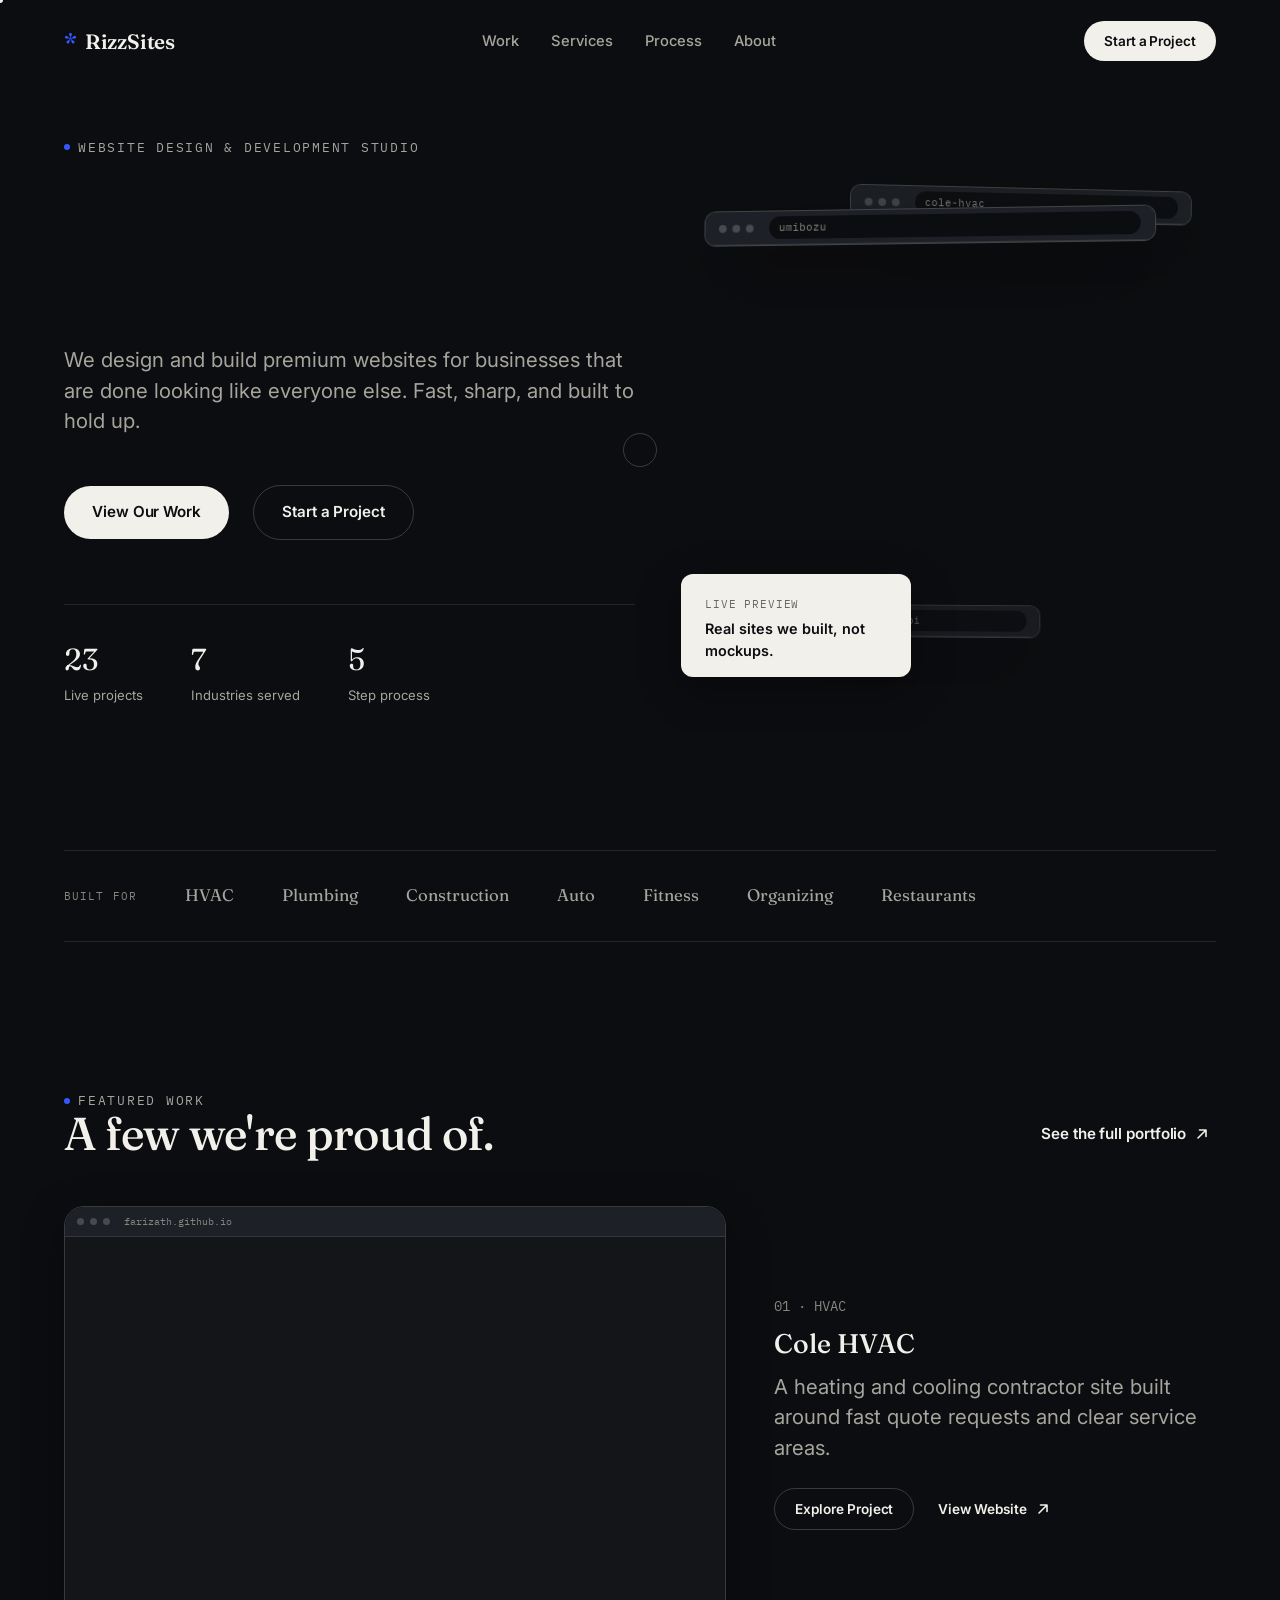
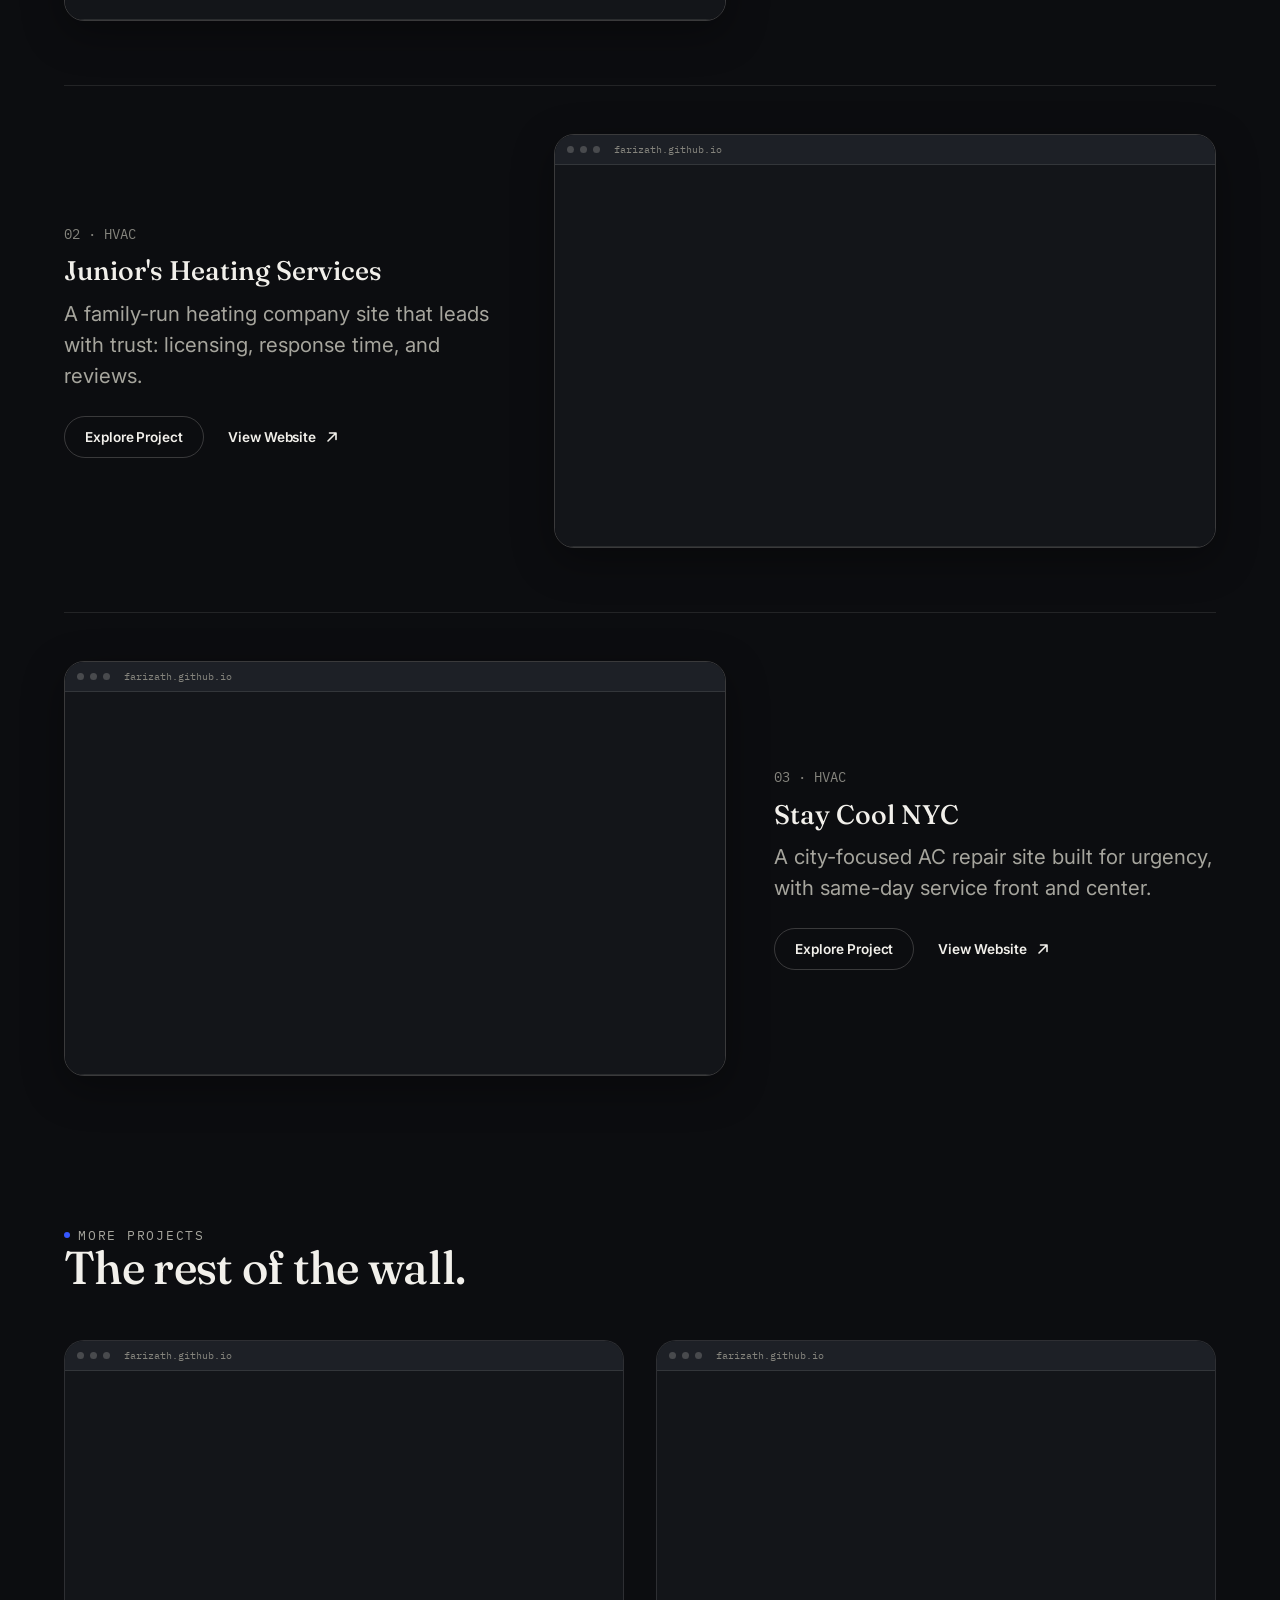
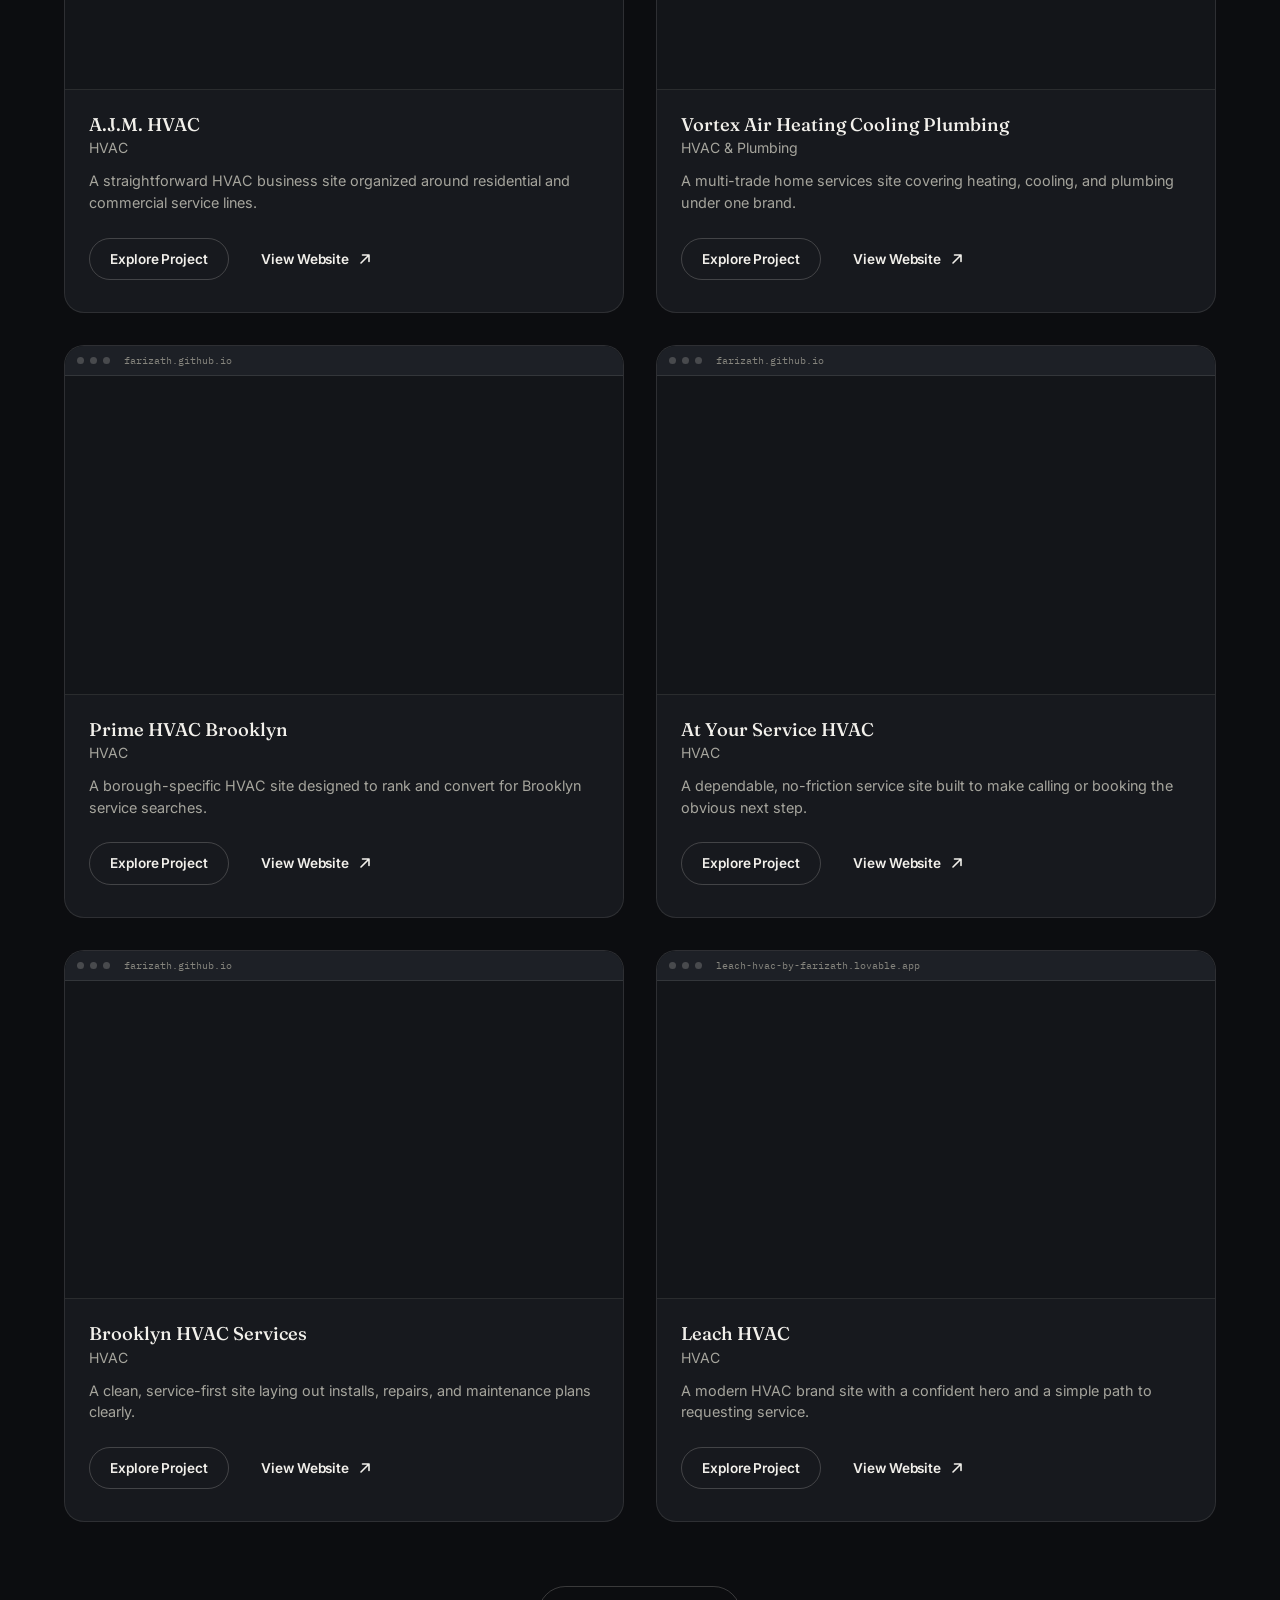
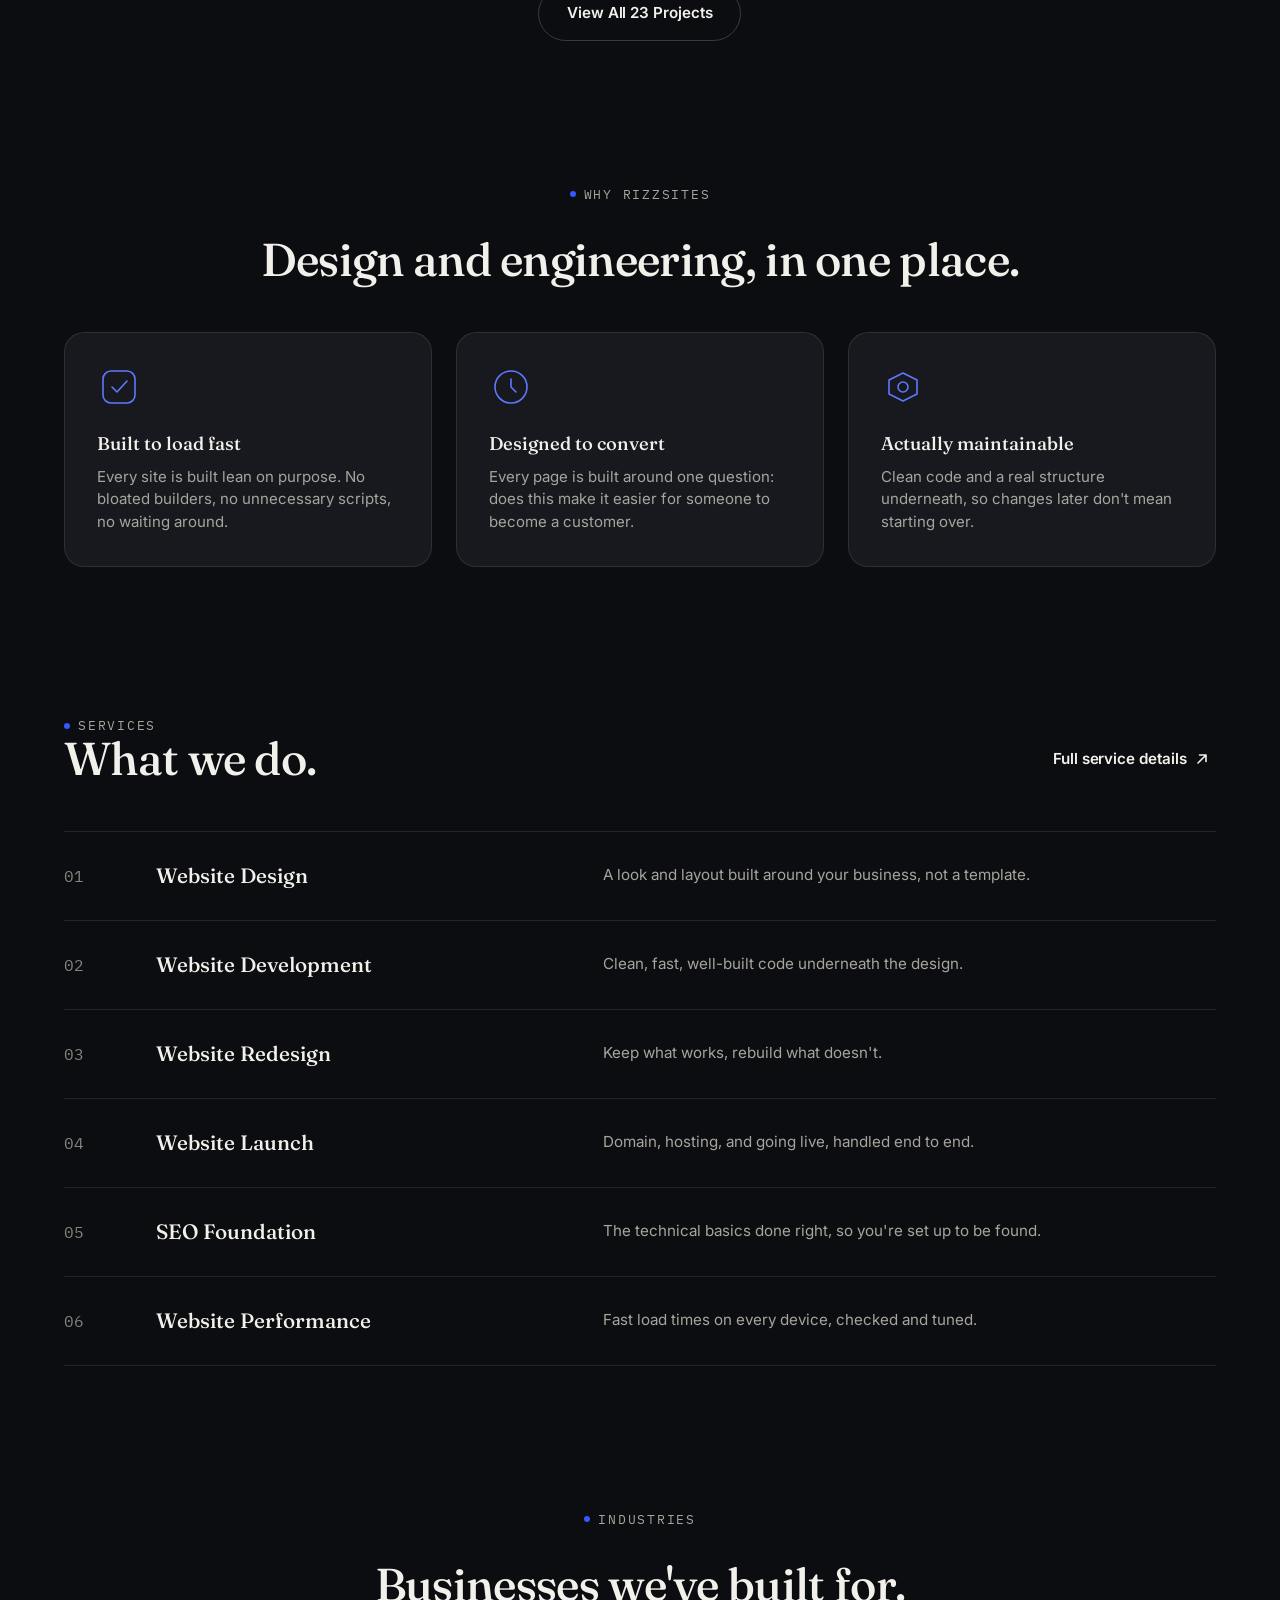
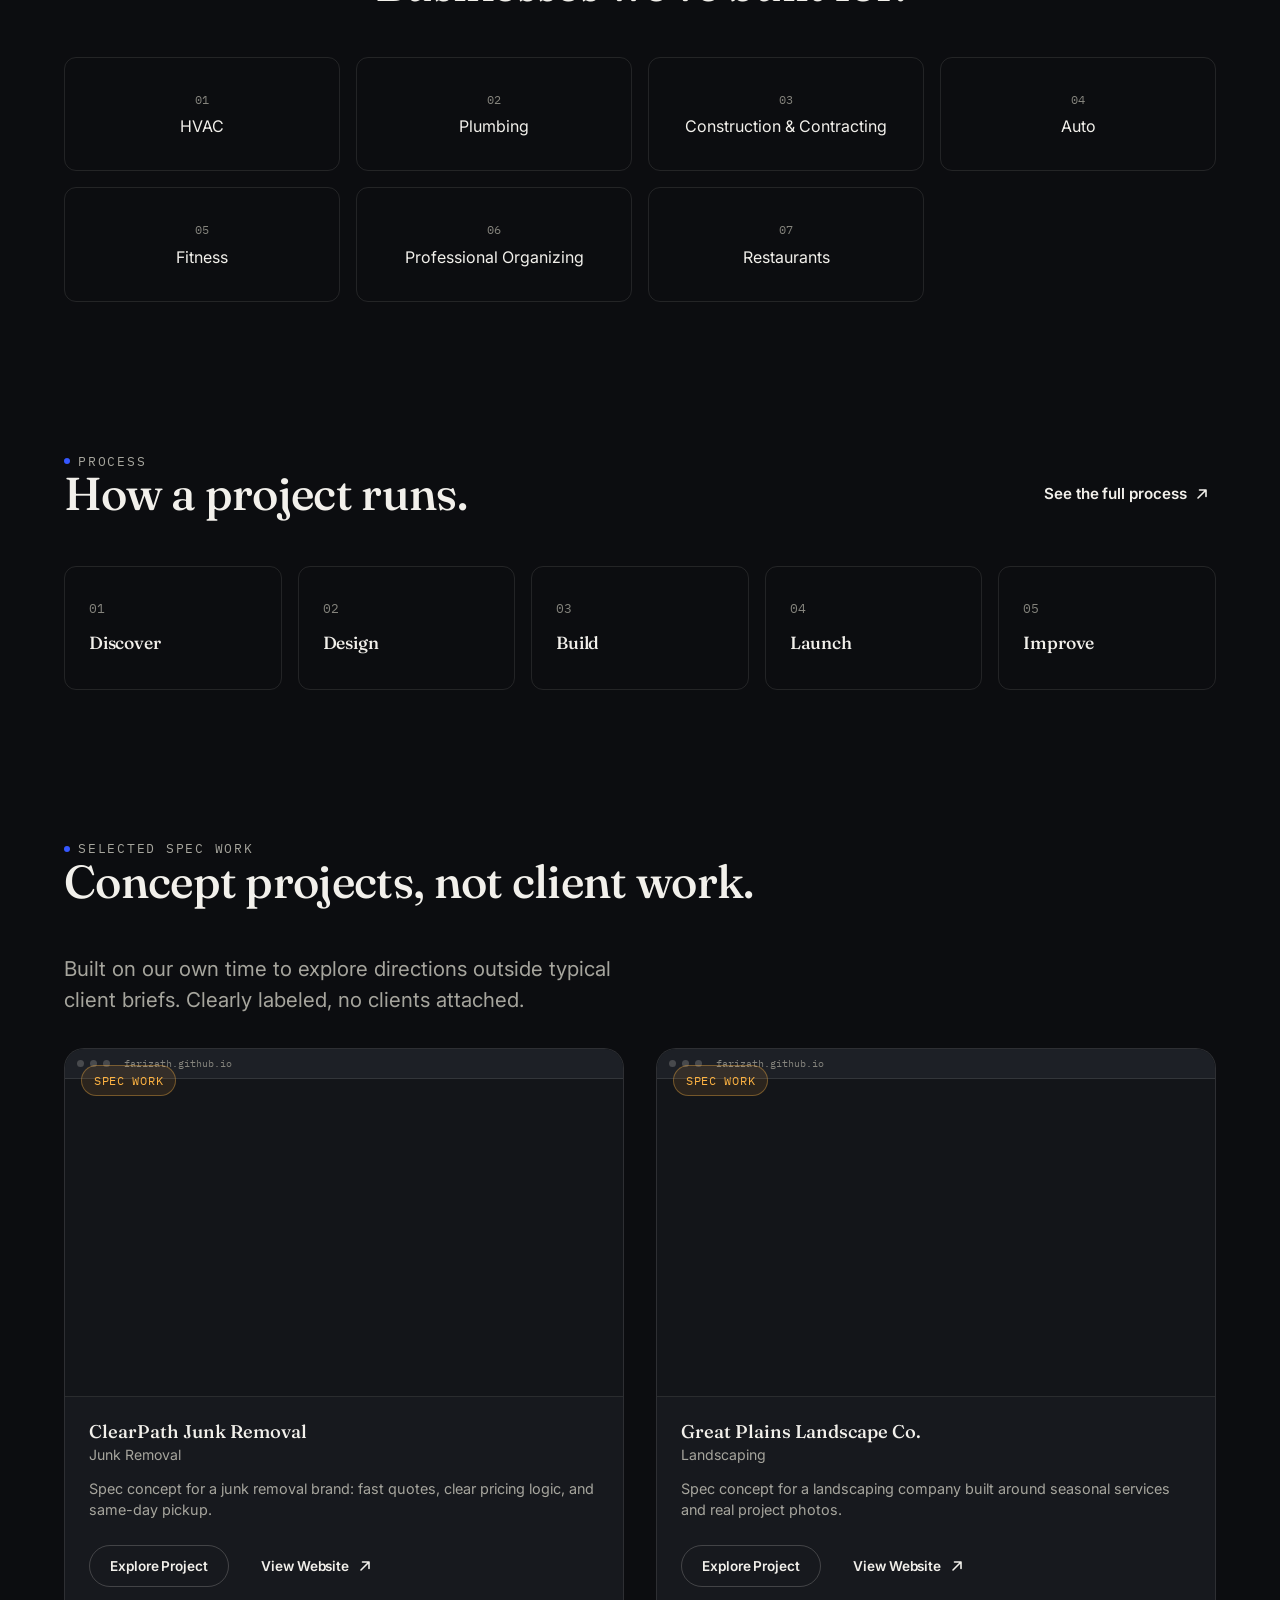
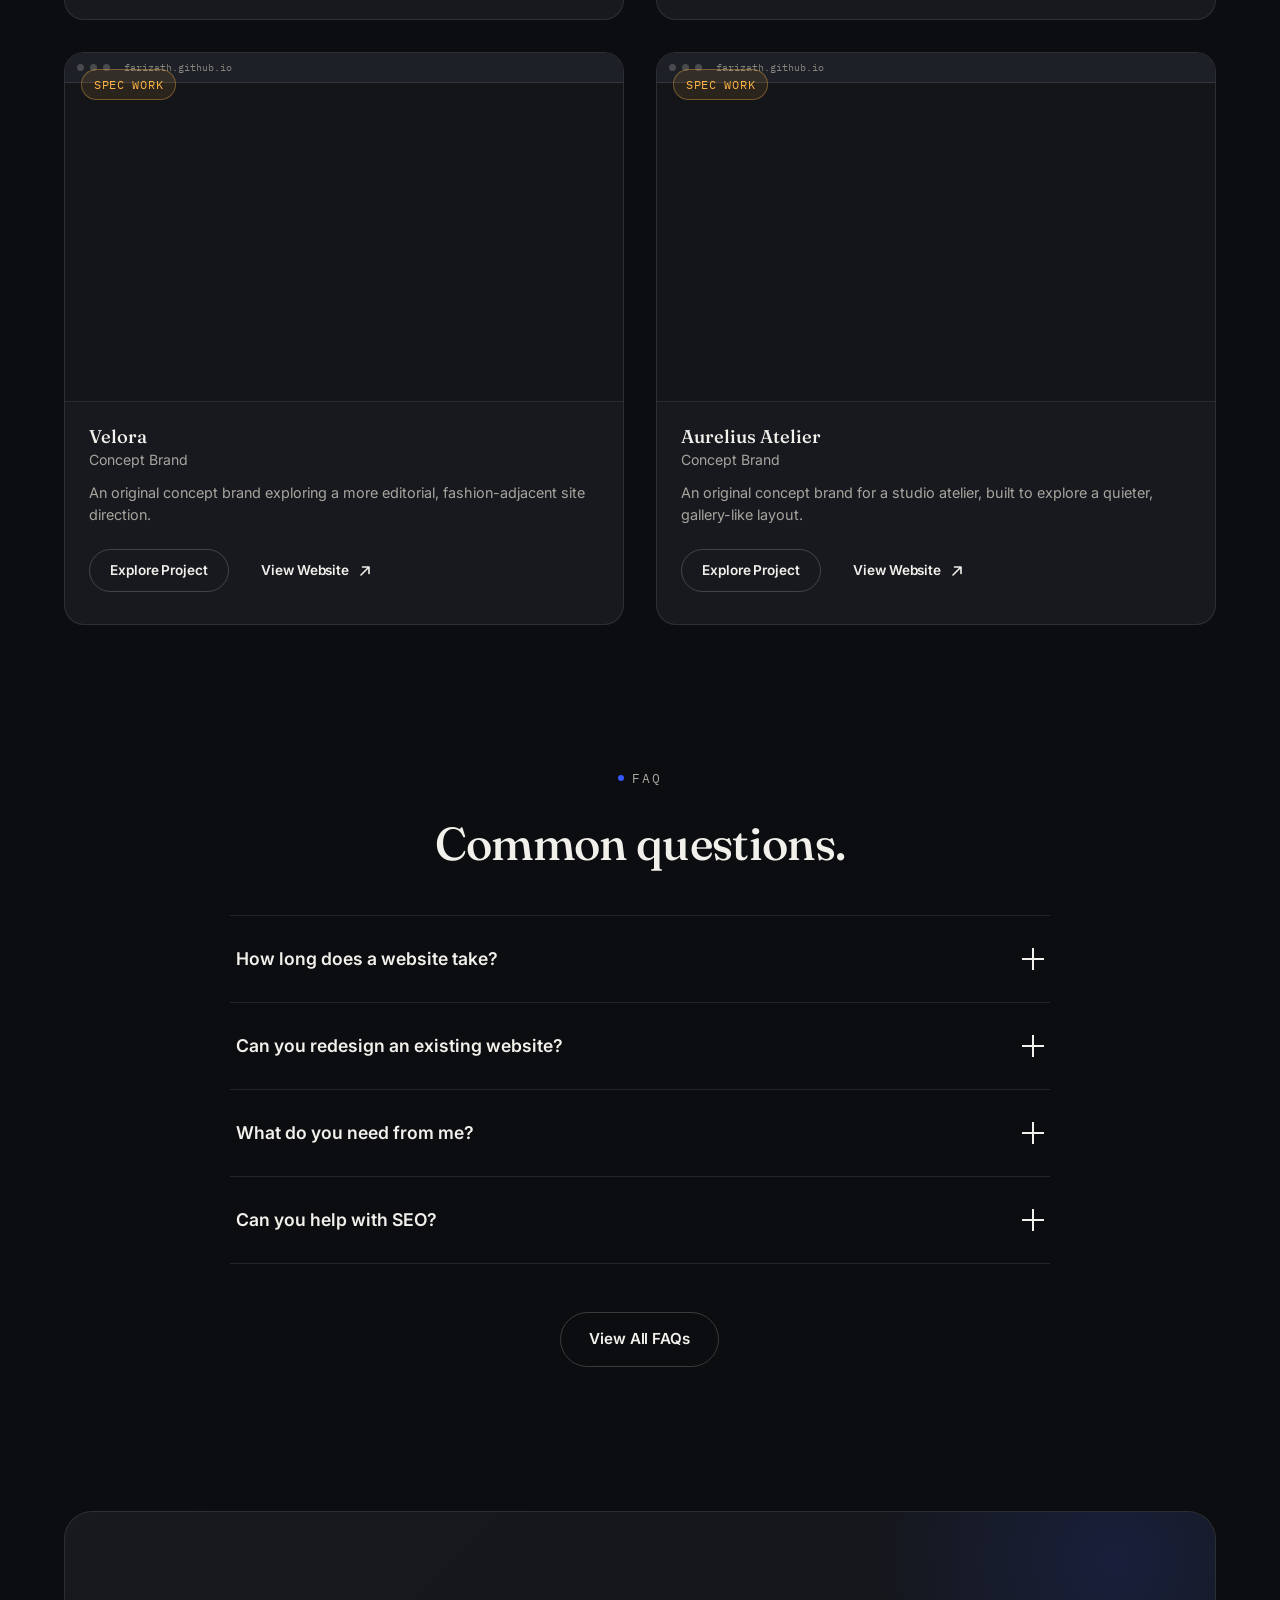
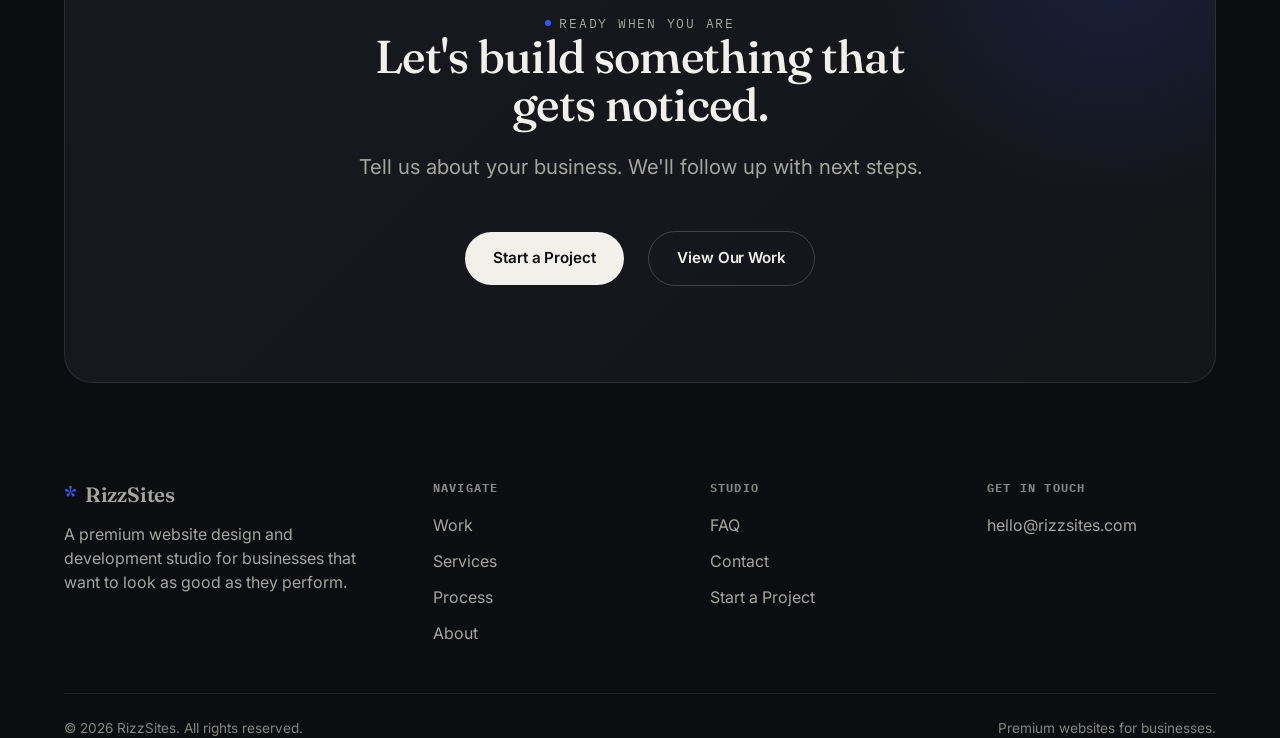
<file: index.html>
<!DOCTYPE html>
<html lang="en">
<head>
<meta charset="UTF-8">
<meta name="viewport" content="width=device-width, initial-scale=1.0">
<title>RizzSites | Premium Website Design &amp; Development for Businesses</title>
<meta name="description" content="RizzSites designs and builds premium, fast websites for HVAC, plumbing, construction, fitness, and other businesses. See 23 live projects and start yours.">
<link rel="canonical" href="https://rizzsites.com/">
<meta property="og:type" content="website">
<meta property="og:title" content="RizzSites | Premium Website Design &amp; Development">
<meta property="og:description" content="We design and build websites that get noticed. See the portfolio and start a project.">
<meta property="og:url" content="https://rizzsites.com/">
<meta property="og:image" content="https://rizzsites.com/assets/images/og-cover.jpg">
<meta name="twitter:card" content="summary_large_image">
<meta name="twitter:title" content="RizzSites | Premium Website Design &amp; Development">
<meta name="twitter:description" content="We design and build websites that get noticed. See the portfolio and start a project.">
<link rel="icon" href="/assets/favicon/favicon.svg" type="image/svg+xml">
<link rel="manifest" href="/site.webmanifest">
<link rel="preconnect" href="https://fonts.googleapis.com">
<link rel="preconnect" href="https://fonts.gstatic.com" crossorigin>
<link rel="stylesheet" href="/css/style.css">
<link rel="stylesheet" href="/css/animations.css">
<link rel="stylesheet" href="/css/responsive.css">
<script type="application/ld+json">
{
  "@context": "https://schema.org",
  "@type": "Organization",
  "name": "RizzSites",
  "url": "https://rizzsites.com/",
  "description": "Premium website design and development studio for businesses.",
  "email": "hello@rizzsites.com",
  "sameAs": []
}
</script>
<script type="application/ld+json">
{
  "@context": "https://schema.org",
  "@type": "WebSite",
  "name": "RizzSites",
  "url": "https://rizzsites.com/"
}
</script>
</head>
<body>
<a href="#main" class="skip-link">Skip to content</a>
<div class="scroll-progress" id="scrollProgress"></div>
<div class="page-transition" id="pageTransition"></div>
<div id="cursor-root"></div>

<header id="site-header"></header>
<div id="mobile-menu-root"></div>

<main id="main">

  <!-- HERO -->
  <section class="hero">
    <div class="container-wide">
      <div class="hero-grid">
        <div class="hero-copy">
          <p class="eyebrow">Website Design &amp; Development Studio</p>
          <h1 class="text-reveal">Websites that<br>get <em>noticed.</em></h1>
          <p class="lede">We design and build premium websites for businesses that are done looking like everyone else. Fast, sharp, and built to hold up.</p>
          <div class="hero-actions">
            <a href="/work/" class="btn btn-primary magnetic">View Our Work</a>
            <a href="/contact/" class="btn btn-outline magnetic">Start a Project</a>
          </div>
          <div class="hero-meta">
            <div class="hero-meta-item">
              <span class="num">23</span>
              <span class="label">Live projects</span>
            </div>
            <div class="hero-meta-item">
              <span class="num">7</span>
              <span class="label">Industries served</span>
            </div>
            <div class="hero-meta-item">
              <span class="num">5</span>
              <span class="label">Step process</span>
            </div>
          </div>
        </div>

        <div class="hero-visual">
          <div class="browser-stack">
            <div class="browser-frame f1 floaty">
              <div class="chrome" aria-hidden="true"><span></span><span></span><span></span><div class="chrome-url">umibozu</div></div>
              <div class="preview-frame-wrap" data-url="https://farizath.github.io/Umibozu/" data-name="Umibozu">
                <div class="preview-placeholder" data-placeholder><div class="spinner"></div></div>
              </div>
            </div>
            <div class="browser-frame f2">
              <div class="chrome" aria-hidden="true"><span></span><span></span><span></span><div class="chrome-url">cole-hvac</div></div>
              <div class="preview-frame-wrap" data-url="https://farizath.github.io/Cole-HVAC-demo/" data-name="Cole HVAC">
                <div class="preview-placeholder" data-placeholder><div class="spinner"></div></div>
              </div>
            </div>
            <div class="browser-frame f3">
              <div class="chrome" aria-hidden="true"><span></span><span></span><span></span><div class="chrome-url">nest-with-abi</div></div>
              <div class="preview-frame-wrap" data-url="https://nest-with-abi-by-farizath.lovable.app" data-name="Nest with Abi">
                <div class="preview-placeholder" data-placeholder><div class="spinner"></div></div>
              </div>
            </div>
          </div>
          <div class="hero-badge">
            <span class="badge-label">Live Preview</span>
            <p>Real sites we built, not mockups.</p>
          </div>
        </div>
      </div>
    </div>
  </section>

  <!-- TRUST STRIP -->
  <section class="section-tight">
    <div class="container-wide">
      <div class="strip">
        <span class="strip-label">Built For</span>
        <div class="strip-items">
          <span>HVAC</span><span>Plumbing</span><span>Construction</span><span>Auto</span><span>Fitness</span><span>Organizing</span><span>Restaurants</span>
        </div>
      </div>
    </div>
  </section>

  <!-- FEATURED WORK -->
  <section class="section" id="work">
    <div class="container-wide">
      <div class="section-head">
        <div>
          <p class="eyebrow">Featured Work</p>
          <h2>A few we're proud of.</h2>
        </div>
        <a href="/work/" class="btn btn-ghost magnetic">See the full portfolio<svg class="btn-arrow" viewBox="0 0 16 16" fill="none"><path d="M4 12L12 4M12 4H5.5M12 4V10.5" stroke="currentColor" stroke-width="1.6" stroke-linecap="round" stroke-linejoin="round"/></svg></a>
      </div>
      <div class="featured-grid" id="featuredWork" data-reveal-group></div>
    </div>
  </section>

  <!-- PORTFOLIO PREVIEW WALL -->
  <section class="section section-tight">
    <div class="container-wide">
      <div class="section-head">
        <div>
          <p class="eyebrow">More Projects</p>
          <h2>The rest of the wall.</h2>
        </div>
      </div>
      <div class="project-grid" id="portfolioWall" data-reveal-group></div>
      <div class="text-center" style="margin-top: var(--space-8)">
        <a href="/work/" class="btn btn-outline magnetic">View All 23 Projects</a>
      </div>
    </div>
  </section>

  <!-- WHY RIZZSITES -->
  <section class="section">
    <div class="container-wide">
      <div class="section-head section-head--center">
        <p class="eyebrow">Why RizzSites</p>
        <h2>Design and engineering, in one place.</h2>
      </div>
      <div class="feature-grid" data-reveal-group>
        <div class="feature-card" data-reveal="scale">
          <svg class="feature-icon" viewBox="0 0 44 44" fill="none"><rect x="6" y="6" width="32" height="32" rx="8" stroke="currentColor" stroke-width="1.6"/><path d="M15 22L20 27L30 16" stroke="currentColor" stroke-width="1.6" stroke-linecap="round" stroke-linejoin="round"/></svg>
          <h3>Built to load fast</h3>
          <p>Every site is built lean on purpose. No bloated builders, no unnecessary scripts, no waiting around.</p>
        </div>
        <div class="feature-card" data-reveal="scale" style="--reveal-delay:90ms">
          <svg class="feature-icon" viewBox="0 0 44 44" fill="none"><circle cx="22" cy="22" r="16" stroke="currentColor" stroke-width="1.6"/><path d="M22 14V22L27 27" stroke="currentColor" stroke-width="1.6" stroke-linecap="round" stroke-linejoin="round"/></svg>
          <h3>Designed to convert</h3>
          <p>Every page is built around one question: does this make it easier for someone to become a customer.</p>
        </div>
        <div class="feature-card" data-reveal="scale" style="--reveal-delay:180ms">
          <svg class="feature-icon" viewBox="0 0 44 44" fill="none"><path d="M22 8L36 15V29L22 36L8 29V15L22 8Z" stroke="currentColor" stroke-width="1.6" stroke-linejoin="round"/><circle cx="22" cy="22" r="5" stroke="currentColor" stroke-width="1.6"/></svg>
          <h3>Actually maintainable</h3>
          <p>Clean code and a real structure underneath, so changes later don't mean starting over.</p>
        </div>
      </div>
    </div>
  </section>

  <!-- SERVICES -->
  <section class="section section-tight">
    <div class="container-wide">
      <div class="section-head">
        <div>
          <p class="eyebrow">Services</p>
          <h2>What we do.</h2>
        </div>
        <a href="/services/" class="btn btn-ghost magnetic">Full service details<svg class="btn-arrow" viewBox="0 0 16 16" fill="none"><path d="M4 12L12 4M12 4H5.5M12 4V10.5" stroke="currentColor" stroke-width="1.6" stroke-linecap="round" stroke-linejoin="round"/></svg></a>
      </div>
      <div class="service-list" data-reveal-group>
        <a href="/services/" class="service-row" data-reveal="fade"><span class="idx mono">01</span><h3>Website Design</h3><p>A look and layout built around your business, not a template.</p></a>
        <a href="/services/" class="service-row" data-reveal="fade"><span class="idx mono">02</span><h3>Website Development</h3><p>Clean, fast, well-built code underneath the design.</p></a>
        <a href="/services/" class="service-row" data-reveal="fade"><span class="idx mono">03</span><h3>Website Redesign</h3><p>Keep what works, rebuild what doesn't.</p></a>
        <a href="/services/" class="service-row" data-reveal="fade"><span class="idx mono">04</span><h3>Website Launch</h3><p>Domain, hosting, and going live, handled end to end.</p></a>
        <a href="/services/" class="service-row" data-reveal="fade"><span class="idx mono">05</span><h3>SEO Foundation</h3><p>The technical basics done right, so you're set up to be found.</p></a>
        <a href="/services/" class="service-row" data-reveal="fade"><span class="idx mono">06</span><h3>Website Performance</h3><p>Fast load times on every device, checked and tuned.</p></a>
      </div>
    </div>
  </section>

  <!-- INDUSTRIES -->
  <section class="section">
    <div class="container-wide">
      <div class="section-head section-head--center">
        <p class="eyebrow">Industries</p>
        <h2>Businesses we've built for.</h2>
      </div>
      <div class="industry-grid" data-reveal-group>
        <div class="industry-chip" data-reveal="scale"><span class="n mono">01</span>HVAC</div>
        <div class="industry-chip" data-reveal="scale"><span class="n mono">02</span>Plumbing</div>
        <div class="industry-chip" data-reveal="scale"><span class="n mono">03</span>Construction &amp; Contracting</div>
        <div class="industry-chip" data-reveal="scale"><span class="n mono">04</span>Auto</div>
        <div class="industry-chip" data-reveal="scale"><span class="n mono">05</span>Fitness</div>
        <div class="industry-chip" data-reveal="scale"><span class="n mono">06</span>Professional Organizing</div>
        <div class="industry-chip" data-reveal="scale"><span class="n mono">07</span>Restaurants</div>
      </div>
    </div>
  </section>

  <!-- PROCESS -->
  <section class="section section-tight">
    <div class="container-wide">
      <div class="section-head">
        <div>
          <p class="eyebrow">Process</p>
          <h2>How a project runs.</h2>
        </div>
        <a href="/process/" class="btn btn-ghost magnetic">See the full process<svg class="btn-arrow" viewBox="0 0 16 16" fill="none"><path d="M4 12L12 4M12 4H5.5M12 4V10.5" stroke="currentColor" stroke-width="1.6" stroke-linecap="round" stroke-linejoin="round"/></svg></a>
      </div>
      <div class="process-mini" data-reveal-group>
        <div class="process-mini-item" data-reveal="fade"><span class="mono">01</span><h4>Discover</h4></div>
        <div class="process-mini-item" data-reveal="fade"><span class="mono">02</span><h4>Design</h4></div>
        <div class="process-mini-item" data-reveal="fade"><span class="mono">03</span><h4>Build</h4></div>
        <div class="process-mini-item" data-reveal="fade"><span class="mono">04</span><h4>Launch</h4></div>
        <div class="process-mini-item" data-reveal="fade"><span class="mono">05</span><h4>Improve</h4></div>
      </div>
    </div>
  </section>

  <!-- SELECTED SPEC WORK -->
  <section class="section">
    <div class="container-wide">
      <div class="section-head">
        <div>
          <p class="eyebrow">Selected Spec Work</p>
          <h2>Concept projects, not client work.</h2>
        </div>
      </div>
      <p class="lede mt-0" style="margin-bottom: var(--space-6)">Built on our own time to explore directions outside typical client briefs. Clearly labeled, no clients attached.</p>
      <div class="project-grid" id="specWorkGrid" data-reveal-group></div>
    </div>
  </section>

  <!-- FAQ PREVIEW -->
  <section class="section section-tight">
    <div class="container-wide">
      <div class="section-head section-head--center">
        <p class="eyebrow">FAQ</p>
        <h2>Common questions.</h2>
      </div>
      <div class="faq-list" style="margin-inline:auto" data-reveal-group>
        <div class="faq-item" data-reveal="fade">
          <button class="faq-q"><h3>How long does a website take?</h3><span class="plus"></span></button>
          <div class="faq-a"><div class="faq-a-inner">Most projects run 2 to 4 weeks depending on scope and how quickly we get content and feedback from you.</div></div>
        </div>
        <div class="faq-item" data-reveal="fade">
          <button class="faq-q"><h3>Can you redesign an existing website?</h3><span class="plus"></span></button>
          <div class="faq-a"><div class="faq-a-inner">Yes. We start by reviewing what's working, what isn't, and what needs to carry over before rebuilding.</div></div>
        </div>
        <div class="faq-item" data-reveal="fade">
          <button class="faq-q"><h3>What do you need from me?</h3><span class="plus"></span></button>
          <div class="faq-a"><div class="faq-a-inner">Your business details, any existing branding, and content like photos or copy if you have them. We can help fill gaps.</div></div>
        </div>
        <div class="faq-item" data-reveal="fade">
          <button class="faq-q"><h3>Can you help with SEO?</h3><span class="plus"></span></button>
          <div class="faq-a"><div class="faq-a-inner">Every site ships with a solid SEO foundation. Ongoing SEO campaigns are a separate conversation.</div></div>
        </div>
      </div>
      <div class="text-center" style="margin-top: var(--space-7)">
        <a href="/faq/" class="btn btn-outline magnetic">View All FAQs</a>
      </div>
    </div>
  </section>

  <!-- FINAL CTA -->
  <section class="section">
    <div class="container-wide">
      <div class="cta-band" data-reveal="scale">
        <p class="eyebrow" style="justify-content:center">Ready When You Are</p>
        <h2>Let's build something that gets noticed.</h2>
        <p class="lede">Tell us about your business. We'll follow up with next steps.</p>
        <div class="hero-actions">
          <a href="/contact/" class="btn btn-primary magnetic">Start a Project</a>
          <a href="/work/" class="btn btn-outline magnetic">View Our Work</a>
        </div>
      </div>
    </div>
  </section>

</main>

<footer id="site-footer"></footer>

<script type="module">
  import { initPage } from '/js/main.js';
  initPage('home');
</script>
</body>
</html>
</file>
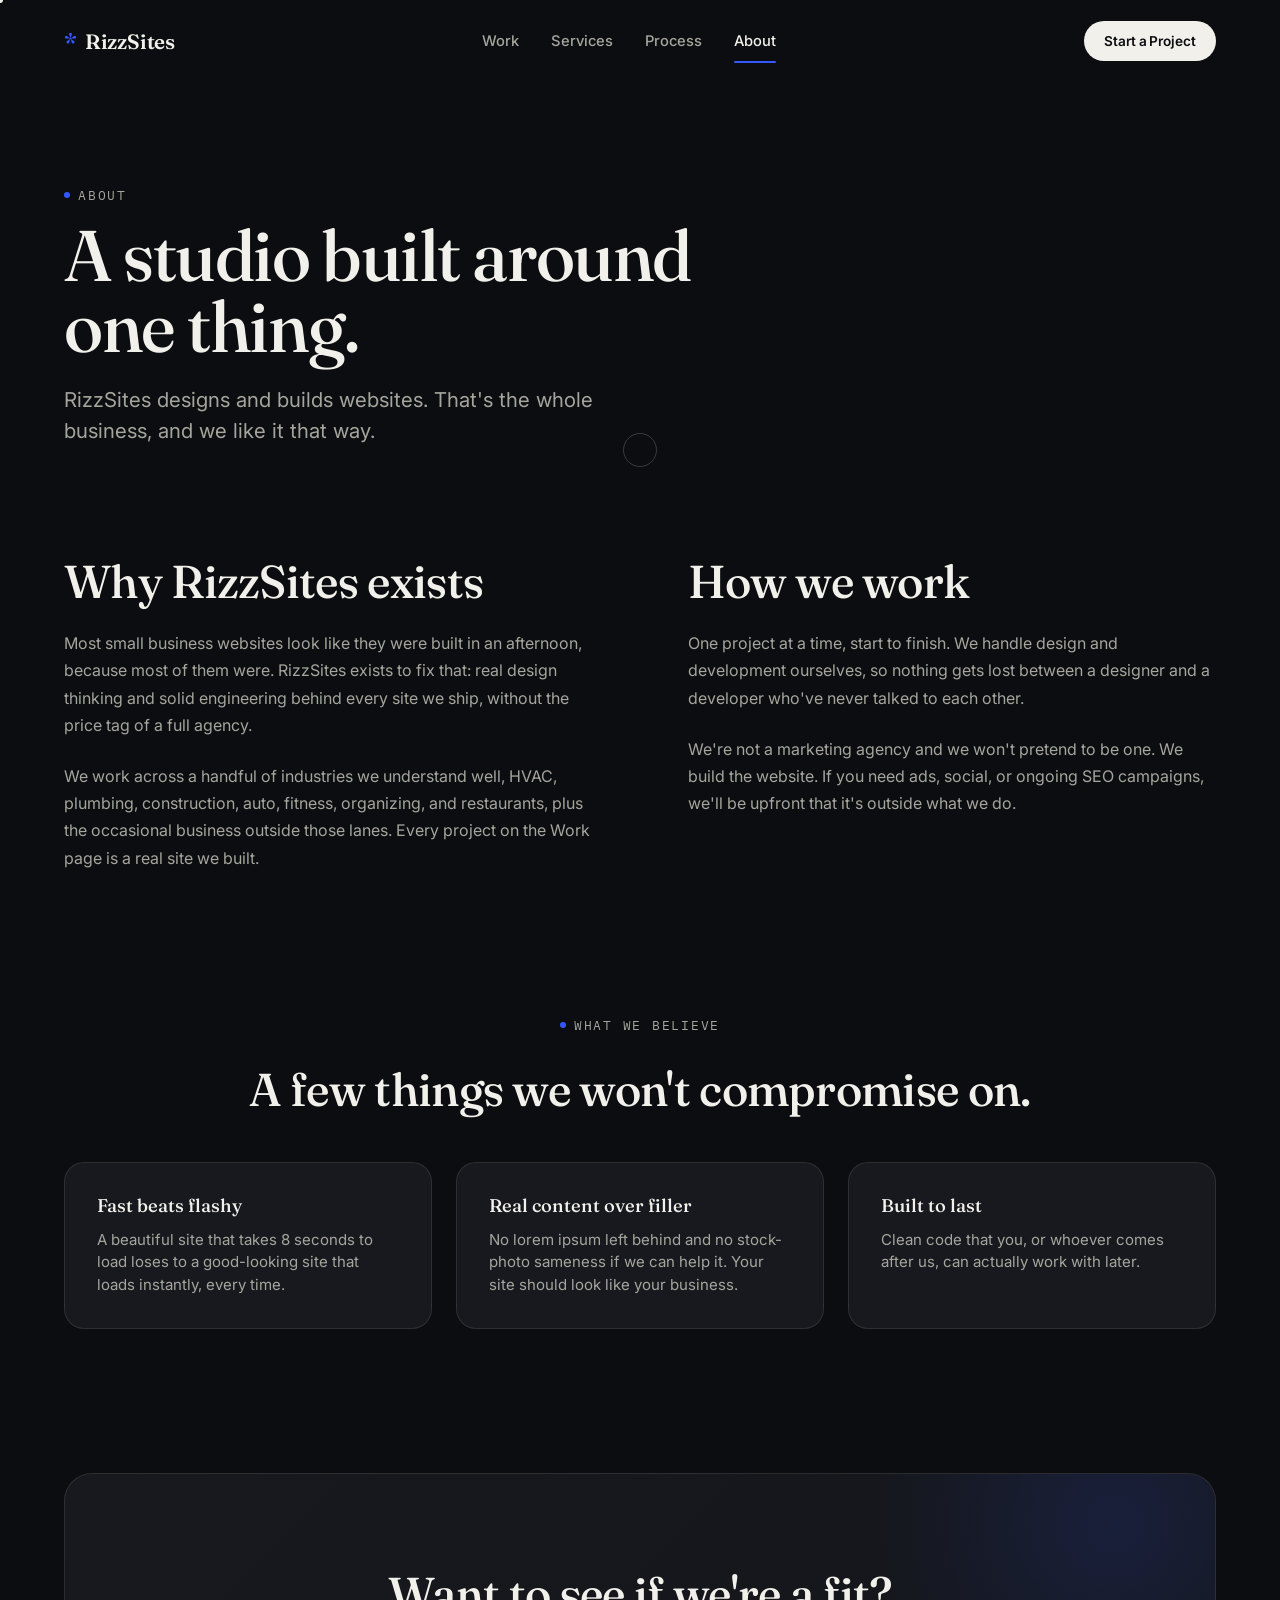
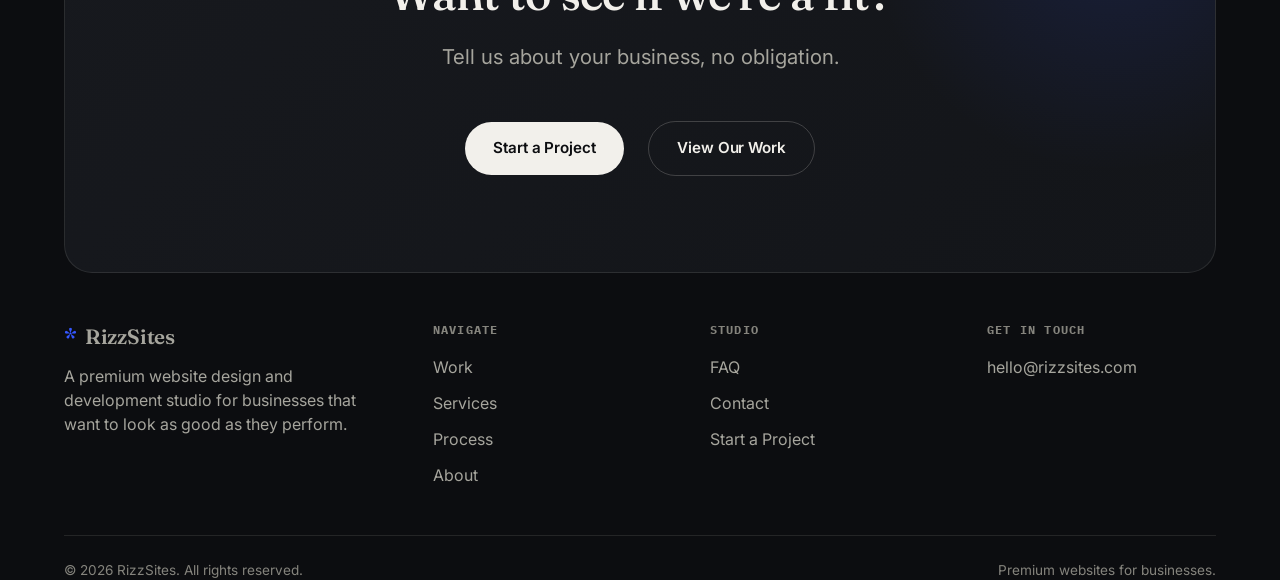
<file: about/index.html>
<!DOCTYPE html>
<html lang="en">
<head>
<meta charset="UTF-8">
<meta name="viewport" content="width=device-width, initial-scale=1.0">
<title>About | RizzSites</title>
<meta name="description" content="RizzSites is a premium website design and development studio for businesses. Here's what we're about.">
<link rel="canonical" href="https://rizzsites.com/about/">
<meta property="og:type" content="website">
<meta property="og:title" content="About | RizzSites">
<meta property="og:description" content="A premium website design and development studio for businesses.">
<meta property="og:url" content="https://rizzsites.com/about/">
<meta name="twitter:card" content="summary_large_image">
<link rel="icon" href="/assets/favicon/favicon.svg" type="image/svg+xml">
<link rel="manifest" href="/site.webmanifest">
<link rel="preconnect" href="https://fonts.googleapis.com">
<link rel="preconnect" href="https://fonts.gstatic.com" crossorigin>
<link rel="stylesheet" href="/css/style.css">
<link rel="stylesheet" href="/css/animations.css">
<link rel="stylesheet" href="/css/responsive.css">
<script type="application/ld+json">
{
  "@context": "https://schema.org",
  "@type": "BreadcrumbList",
  "itemListElement": [
    {"@type":"ListItem","position":1,"name":"Home","item":"https://rizzsites.com/"},
    {"@type":"ListItem","position":2,"name":"About","item":"https://rizzsites.com/about/"}
  ]
}
</script>
</head>
<body>
<a href="#main" class="skip-link">Skip to content</a>
<div class="scroll-progress" id="scrollProgress"></div>
<div class="page-transition" id="pageTransition"></div>
<div id="cursor-root"></div>

<header id="site-header"></header>
<div id="mobile-menu-root"></div>

<main id="main">
  <section class="page-hero">
    <div class="container-wide">
      <p class="eyebrow">About</p>
      <h1>A studio built around one thing.</h1>
      <p class="lede">RizzSites designs and builds websites. That's the whole business, and we like it that way.</p>
    </div>
  </section>

  <section class="section-tight">
    <div class="container-wide">
      <div class="grid" style="grid-template-columns: 1fr 1fr; gap: var(--space-9); align-items: start;">
        <div data-reveal="left">
          <h2>Why RizzSites exists</h2>
          <p class="body-muted" style="margin-top: var(--space-5); line-height: 1.7;">
            Most small business websites look like they were built in an afternoon, because most of them were. RizzSites exists to fix that:
            real design thinking and solid engineering behind every site we ship, without the price tag of a full agency.
          </p>
          <p class="body-muted" style="margin-top: var(--space-5); line-height: 1.7;">
            We work across a handful of industries we understand well, HVAC, plumbing, construction, auto, fitness, organizing, and
            restaurants, plus the occasional business outside those lanes. Every project on the Work page is a real site we built.
          </p>
        </div>
        <div data-reveal="right">
          <h2>How we work</h2>
          <p class="body-muted" style="margin-top: var(--space-5); line-height: 1.7;">
            One project at a time, start to finish. We handle design and development ourselves, so nothing gets lost between a
            designer and a developer who've never talked to each other.
          </p>
          <p class="body-muted" style="margin-top: var(--space-5); line-height: 1.7;">
            We're not a marketing agency and we won't pretend to be one. We build the website. If you need ads, social, or ongoing
            SEO campaigns, we'll be upfront that it's outside what we do.
          </p>
        </div>
      </div>
    </div>
  </section>

  <section class="section">
    <div class="container-wide">
      <div class="section-head section-head--center">
        <p class="eyebrow">What We Believe</p>
        <h2>A few things we won't compromise on.</h2>
      </div>
      <div class="feature-grid" data-reveal-group>
        <div class="feature-card" data-reveal="scale">
          <h3>Fast beats flashy</h3>
          <p>A beautiful site that takes 8 seconds to load loses to a good-looking site that loads instantly, every time.</p>
        </div>
        <div class="feature-card" data-reveal="scale" style="--reveal-delay:90ms">
          <h3>Real content over filler</h3>
          <p>No lorem ipsum left behind and no stock-photo sameness if we can help it. Your site should look like your business.</p>
        </div>
        <div class="feature-card" data-reveal="scale" style="--reveal-delay:180ms">
          <h3>Built to last</h3>
          <p>Clean code that you, or whoever comes after us, can actually work with later.</p>
        </div>
      </div>
    </div>
  </section>

  <section class="section section-tight">
    <div class="container-wide">
      <div class="cta-band" data-reveal="scale">
        <h2>Want to see if we're a fit?</h2>
        <p class="lede">Tell us about your business, no obligation.</p>
        <div class="hero-actions">
          <a href="/contact/" class="btn btn-primary magnetic">Start a Project</a>
          <a href="/work/" class="btn btn-outline magnetic">View Our Work</a>
        </div>
      </div>
    </div>
  </section>
</main>

<footer id="site-footer"></footer>

<script type="module">
  import { initPage } from '/js/main.js';
  initPage('about');
</script>
</body>
</html>
</file>
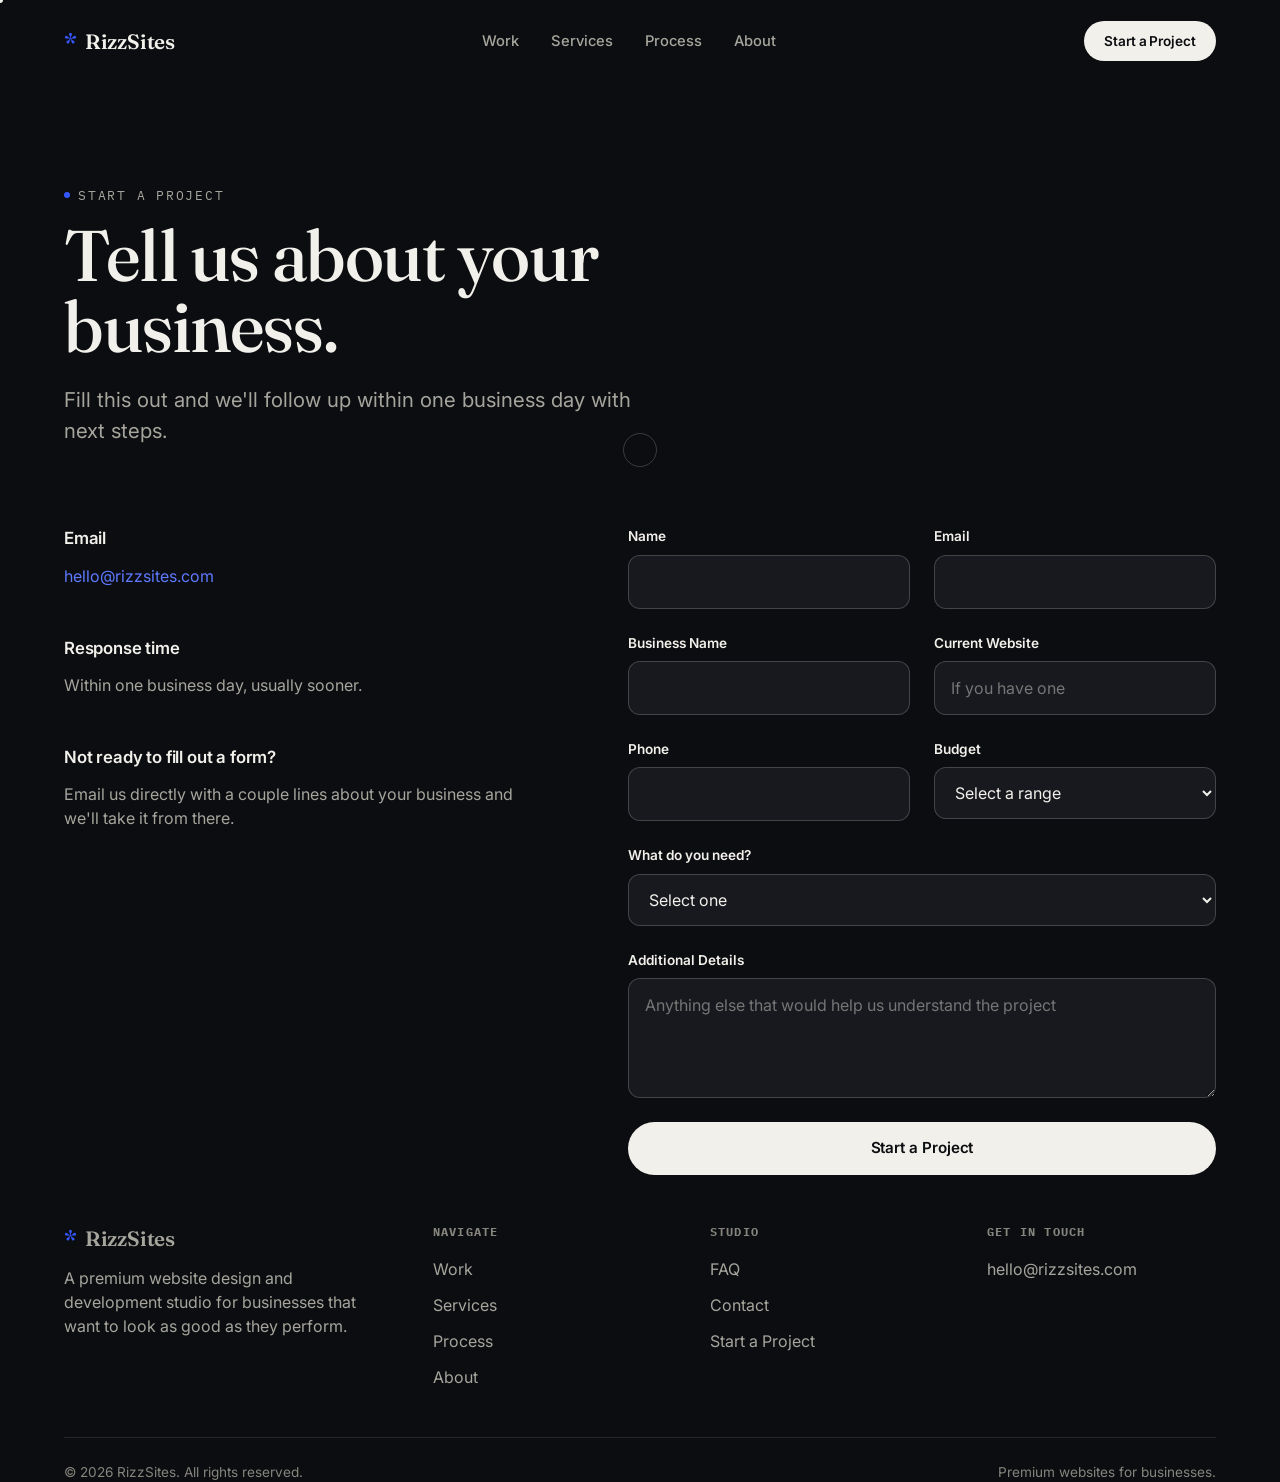
<file: contact/index.html>
<!DOCTYPE html>
<html lang="en">
<head>
<meta charset="UTF-8">
<meta name="viewport" content="width=device-width, initial-scale=1.0">
<title>Start a Project | Contact RizzSites</title>
<meta name="description" content="Start a project with RizzSites. Tell us about your business and what you need, and we'll follow up within one business day.">
<link rel="canonical" href="https://rizzsites.com/contact/">
<meta property="og:type" content="website">
<meta property="og:title" content="Start a Project | RizzSites">
<meta property="og:description" content="Tell us about your business and what you need.">
<meta property="og:url" content="https://rizzsites.com/contact/">
<meta name="twitter:card" content="summary_large_image">
<link rel="icon" href="/assets/favicon/favicon.svg" type="image/svg+xml">
<link rel="manifest" href="/site.webmanifest">
<link rel="preconnect" href="https://fonts.googleapis.com">
<link rel="preconnect" href="https://fonts.gstatic.com" crossorigin>
<link rel="stylesheet" href="/css/style.css">
<link rel="stylesheet" href="/css/animations.css">
<link rel="stylesheet" href="/css/responsive.css">
<script type="application/ld+json">
{
  "@context": "https://schema.org",
  "@type": "BreadcrumbList",
  "itemListElement": [
    {"@type":"ListItem","position":1,"name":"Home","item":"https://rizzsites.com/"},
    {"@type":"ListItem","position":2,"name":"Contact","item":"https://rizzsites.com/contact/"}
  ]
}
</script>
</head>
<body>
<a href="#main" class="skip-link">Skip to content</a>
<div class="scroll-progress" id="scrollProgress"></div>
<div class="page-transition" id="pageTransition"></div>
<div id="cursor-root"></div>

<header id="site-header"></header>
<div id="mobile-menu-root"></div>

<main id="main">
  <section class="page-hero" style="padding-bottom: var(--space-6)">
    <div class="container-wide">
      <p class="eyebrow">Start a Project</p>
      <h1>Tell us about your business.</h1>
      <p class="lede">Fill this out and we'll follow up within one business day with next steps.</p>
    </div>
  </section>

  <section class="section-tight">
    <div class="container-wide">
      <h2 class="visually-hidden">Contact details and project form</h2>
      <div class="contact-grid">
        <div class="contact-side" data-reveal="left">
          <div class="side-block">
            <h4>Email</h4>
            <a href="mailto:hello@rizzsites.com">hello@rizzsites.com</a>
          </div>
          <div class="side-block">
            <h4>Response time</h4>
            <p class="body-muted">Within one business day, usually sooner.</p>
          </div>
          <div class="side-block">
            <h4>Not ready to fill out a form?</h4>
            <p class="body-muted">Email us directly with a couple lines about your business and we'll take it from there.</p>
          </div>
        </div>

        <form id="contactForm" class="contact-form" data-reveal="right" novalidate>
          <div class="field-row">
            <div class="field">
              <label for="name">Name</label>
              <input type="text" id="name" name="name" required autocomplete="name">
              <span class="field-error">Please enter your name.</span>
            </div>
            <div class="field">
              <label for="email">Email</label>
              <input type="email" id="email" name="email" required autocomplete="email">
              <span class="field-error">Please enter a valid email.</span>
            </div>
          </div>

          <div class="field-row">
            <div class="field">
              <label for="business">Business Name</label>
              <input type="text" id="business" name="business" autocomplete="organization">
            </div>
            <div class="field">
              <label for="website">Current Website</label>
              <input type="text" id="website" name="website" placeholder="If you have one">
            </div>
          </div>

          <div class="field-row">
            <div class="field">
              <label for="phone">Phone</label>
              <input type="tel" id="phone" name="phone" autocomplete="tel">
            </div>
            <div class="field">
              <label for="budget">Budget</label>
              <select id="budget" name="budget" required>
                <option value="" disabled selected>Select a range</option>
                <option value="under-2500">Under $2,500</option>
                <option value="2500-5000">$2,500 &ndash; $5,000</option>
                <option value="5000-10000">$5,000 &ndash; $10,000</option>
                <option value="10000-plus">$10,000+</option>
                <option value="not-sure">Not sure yet</option>
              </select>
              <span class="field-error">Please select a budget range.</span>
            </div>
          </div>

          <div class="field">
            <label for="need">What do you need?</label>
            <select id="need" name="need" required>
              <option value="" disabled selected>Select one</option>
              <option value="new-website">A new website</option>
              <option value="redesign">A redesign of my current site</option>
              <option value="not-sure">Not sure yet</option>
            </select>
            <span class="field-error">Please let us know what you need.</span>
          </div>

          <div class="field">
            <label for="details">Additional Details</label>
            <textarea id="details" name="details" placeholder="Anything else that would help us understand the project"></textarea>
          </div>

          <button type="submit" class="btn btn-primary btn-block">Start a Project</button>
          <div class="form-status" id="formStatus" role="status"></div>
        </form>
      </div>
    </div>
  </section>
</main>

<footer id="site-footer"></footer>

<script type="module">
  import { initPage } from '/js/main.js';
  initPage('contact');
</script>
</body>
</html>
</file>
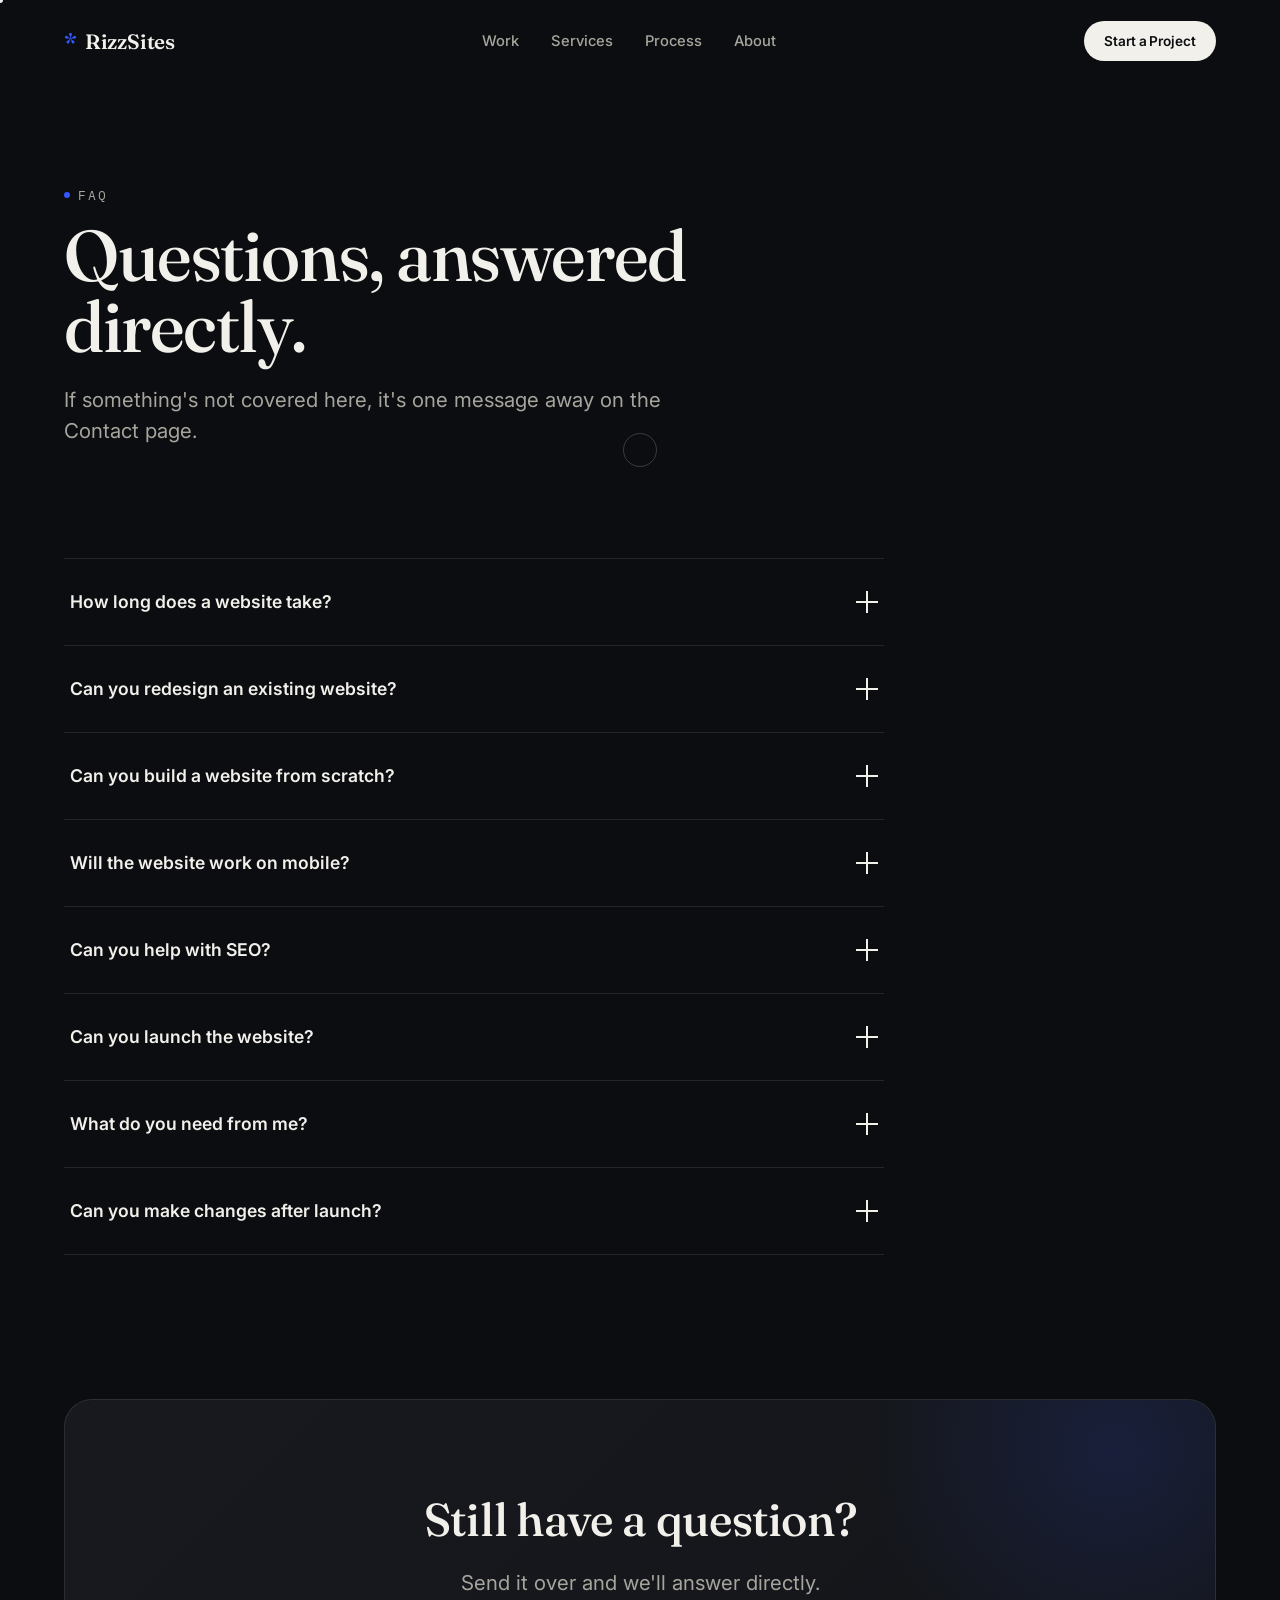
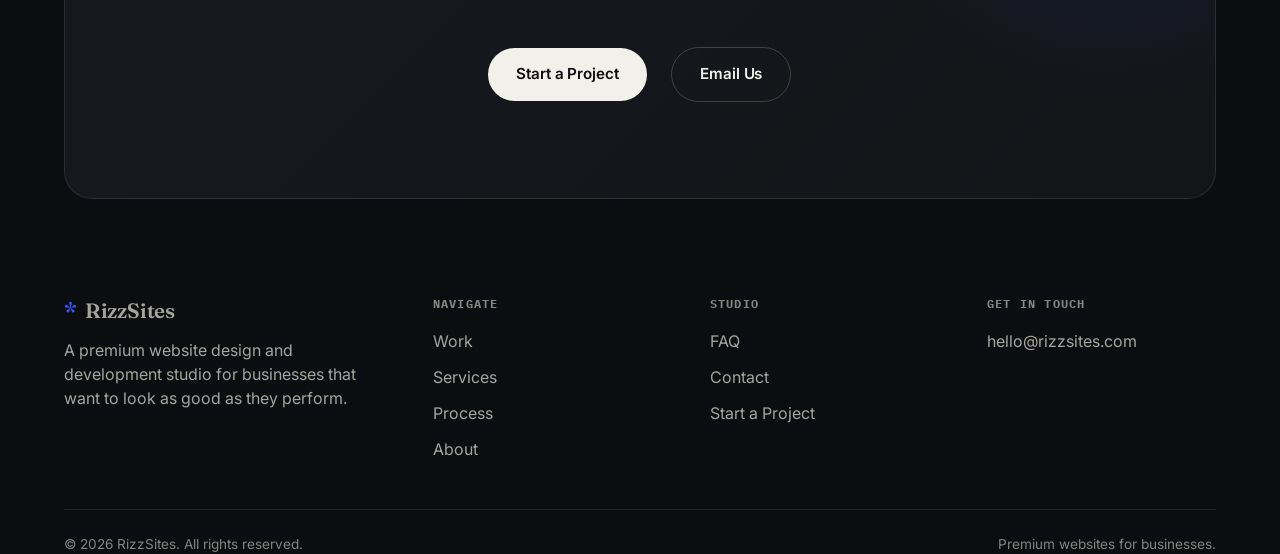
<file: faq/index.html>
<!DOCTYPE html>
<html lang="en">
<head>
<meta charset="UTF-8">
<meta name="viewport" content="width=device-width, initial-scale=1.0">
<title>FAQ | RizzSites</title>
<meta name="description" content="Answers to common questions about working with RizzSites: timelines, redesigns, mobile, SEO, launch, and more.">
<link rel="canonical" href="https://rizzsites.com/faq/">
<meta property="og:type" content="website">
<meta property="og:title" content="FAQ | RizzSites">
<meta property="og:description" content="Common questions about working with RizzSites.">
<meta property="og:url" content="https://rizzsites.com/faq/">
<meta name="twitter:card" content="summary_large_image">
<link rel="icon" href="/assets/favicon/favicon.svg" type="image/svg+xml">
<link rel="manifest" href="/site.webmanifest">
<link rel="preconnect" href="https://fonts.googleapis.com">
<link rel="preconnect" href="https://fonts.gstatic.com" crossorigin>
<link rel="stylesheet" href="/css/style.css">
<link rel="stylesheet" href="/css/animations.css">
<link rel="stylesheet" href="/css/responsive.css">
<script type="application/ld+json">
{
  "@context": "https://schema.org",
  "@type": "FAQPage",
  "mainEntity": [
    {"@type":"Question","name":"How long does a website take?","acceptedAnswer":{"@type":"Answer","text":"Most projects run two to four weeks depending on scope and how quickly we get content and feedback from you."}},
    {"@type":"Question","name":"Can you redesign an existing website?","acceptedAnswer":{"@type":"Answer","text":"Yes. We review what's working, what isn't, and what needs to carry over before rebuilding it."}},
    {"@type":"Question","name":"Can you build a website from scratch?","acceptedAnswer":{"@type":"Answer","text":"Yes, that's most of what we do. No existing site required."}},
    {"@type":"Question","name":"Will the website work on mobile?","acceptedAnswer":{"@type":"Answer","text":"Every site is built and tested across phone, tablet, and desktop sizes as part of the build."}},
    {"@type":"Question","name":"Can you help with SEO?","acceptedAnswer":{"@type":"Answer","text":"Every site ships with a solid SEO foundation: titles, meta descriptions, structured data, and clean markup. Ongoing SEO campaigns are a separate conversation."}},
    {"@type":"Question","name":"Can you launch the website?","acceptedAnswer":{"@type":"Answer","text":"Yes. We handle domain setup, hosting, and going live as part of the project."}},
    {"@type":"Question","name":"What do you need from me?","acceptedAnswer":{"@type":"Answer","text":"Your business details, any existing branding, and content like photos or copy if you have them. We can help fill gaps."}},
    {"@type":"Question","name":"Can you make changes after launch?","acceptedAnswer":{"@type":"Answer","text":"Yes, we're available for updates and changes after your site is live."}}
  ]
}
</script>
</head>
<body>
<a href="#main" class="skip-link">Skip to content</a>
<div class="scroll-progress" id="scrollProgress"></div>
<div class="page-transition" id="pageTransition"></div>
<div id="cursor-root"></div>

<header id="site-header"></header>
<div id="mobile-menu-root"></div>

<main id="main">
  <section class="page-hero">
    <div class="container-wide">
      <p class="eyebrow">FAQ</p>
      <h1>Questions, answered directly.</h1>
      <p class="lede">If something's not covered here, it's one message away on the Contact page.</p>
    </div>
  </section>

  <section class="section-tight">
    <div class="container-wide">
      <h2 class="visually-hidden">Frequently asked questions</h2>
      <div class="faq-list" data-reveal-group>
        <div class="faq-item" data-reveal="fade">
          <button class="faq-q"><h3>How long does a website take?</h3><span class="plus"></span></button>
          <div class="faq-a"><div class="faq-a-inner">Most projects run two to four weeks depending on scope and how quickly we get content and feedback from you. Larger sites with more pages take longer.</div></div>
        </div>
        <div class="faq-item" data-reveal="fade">
          <button class="faq-q"><h3>Can you redesign an existing website?</h3><span class="plus"></span></button>
          <div class="faq-a"><div class="faq-a-inner">Yes. We start by reviewing what's working, what isn't, and what content needs to carry over, then rebuild it properly rather than patching over the old site.</div></div>
        </div>
        <div class="faq-item" data-reveal="fade">
          <button class="faq-q"><h3>Can you build a website from scratch?</h3><span class="plus"></span></button>
          <div class="faq-a"><div class="faq-a-inner">Yes, that's most of what we do. No existing site or brand assets required to get started.</div></div>
        </div>
        <div class="faq-item" data-reveal="fade">
          <button class="faq-q"><h3>Will the website work on mobile?</h3><span class="plus"></span></button>
          <div class="faq-a"><div class="faq-a-inner">Every site is built and tested across phone, tablet, and desktop sizes as part of the build, not as an afterthought.</div></div>
        </div>
        <div class="faq-item" data-reveal="fade">
          <button class="faq-q"><h3>Can you help with SEO?</h3><span class="plus"></span></button>
          <div class="faq-a"><div class="faq-a-inner">Every site ships with a solid SEO foundation: clean titles, meta descriptions, structured data, and semantic markup. Ongoing SEO campaigns and content strategy are a separate service we don't offer.</div></div>
        </div>
        <div class="faq-item" data-reveal="fade">
          <button class="faq-q"><h3>Can you launch the website?</h3><span class="plus"></span></button>
          <div class="faq-a"><div class="faq-a-inner">Yes. Domain setup, hosting, and going live are part of the project, so you don't have to figure out the technical side yourself.</div></div>
        </div>
        <div class="faq-item" data-reveal="fade">
          <button class="faq-q"><h3>What do you need from me?</h3><span class="plus"></span></button>
          <div class="faq-a"><div class="faq-a-inner">Your business details, any existing branding, and content like photos or copy if you have them. If you don't have professional photos or written copy yet, we'll talk through how to fill those gaps.</div></div>
        </div>
        <div class="faq-item" data-reveal="fade">
          <button class="faq-q"><h3>Can you make changes after launch?</h3><span class="plus"></span></button>
          <div class="faq-a"><div class="faq-a-inner">Yes. We're available for updates and changes once your site is live, whether that's new pages, content edits, or small fixes.</div></div>
        </div>
      </div>
    </div>
  </section>

  <section class="section">
    <div class="container-wide">
      <div class="cta-band" data-reveal="scale">
        <h2>Still have a question?</h2>
        <p class="lede">Send it over and we'll answer directly.</p>
        <div class="hero-actions">
          <a href="/contact/" class="btn btn-primary magnetic">Start a Project</a>
          <a href="mailto:hello@rizzsites.com" class="btn btn-outline magnetic">Email Us</a>
        </div>
      </div>
    </div>
  </section>
</main>

<footer id="site-footer"></footer>

<script type="module">
  import { initPage } from '/js/main.js';
  initPage('faq');
</script>
</body>
</html>
</file>
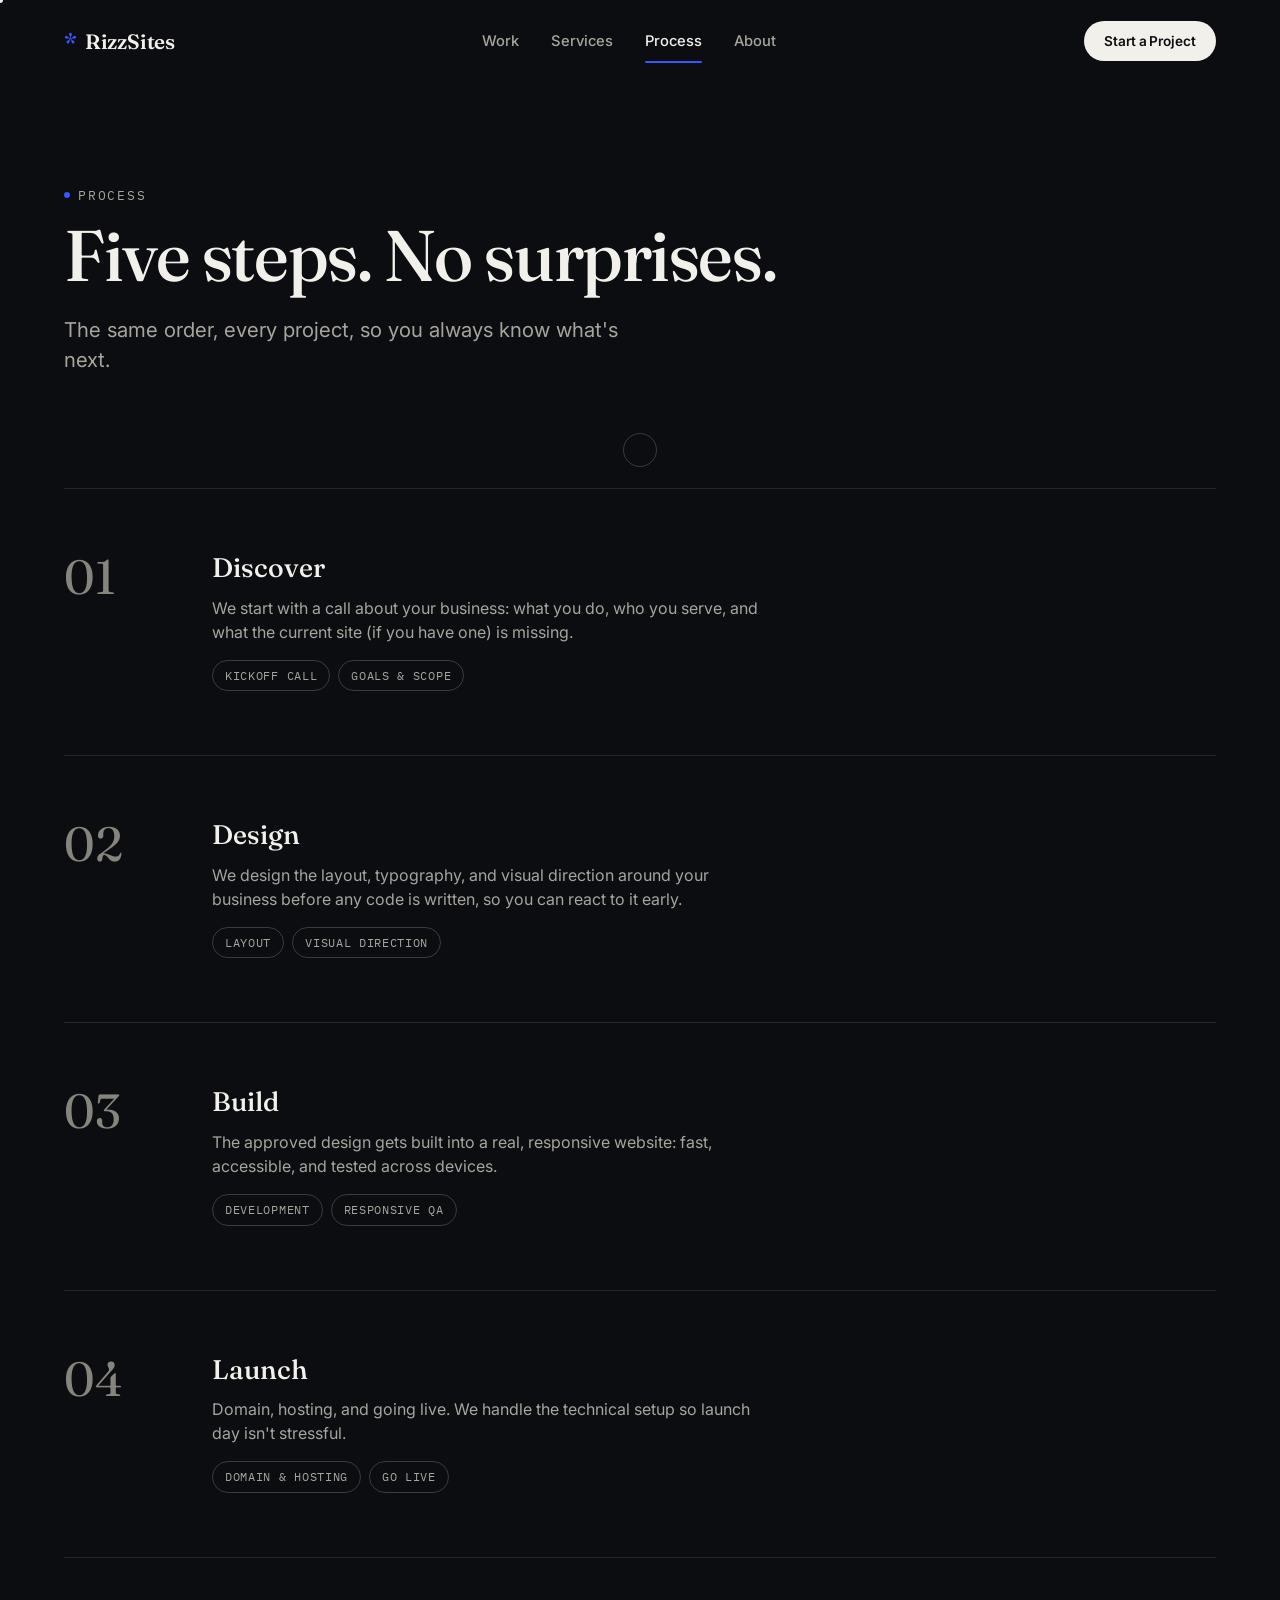
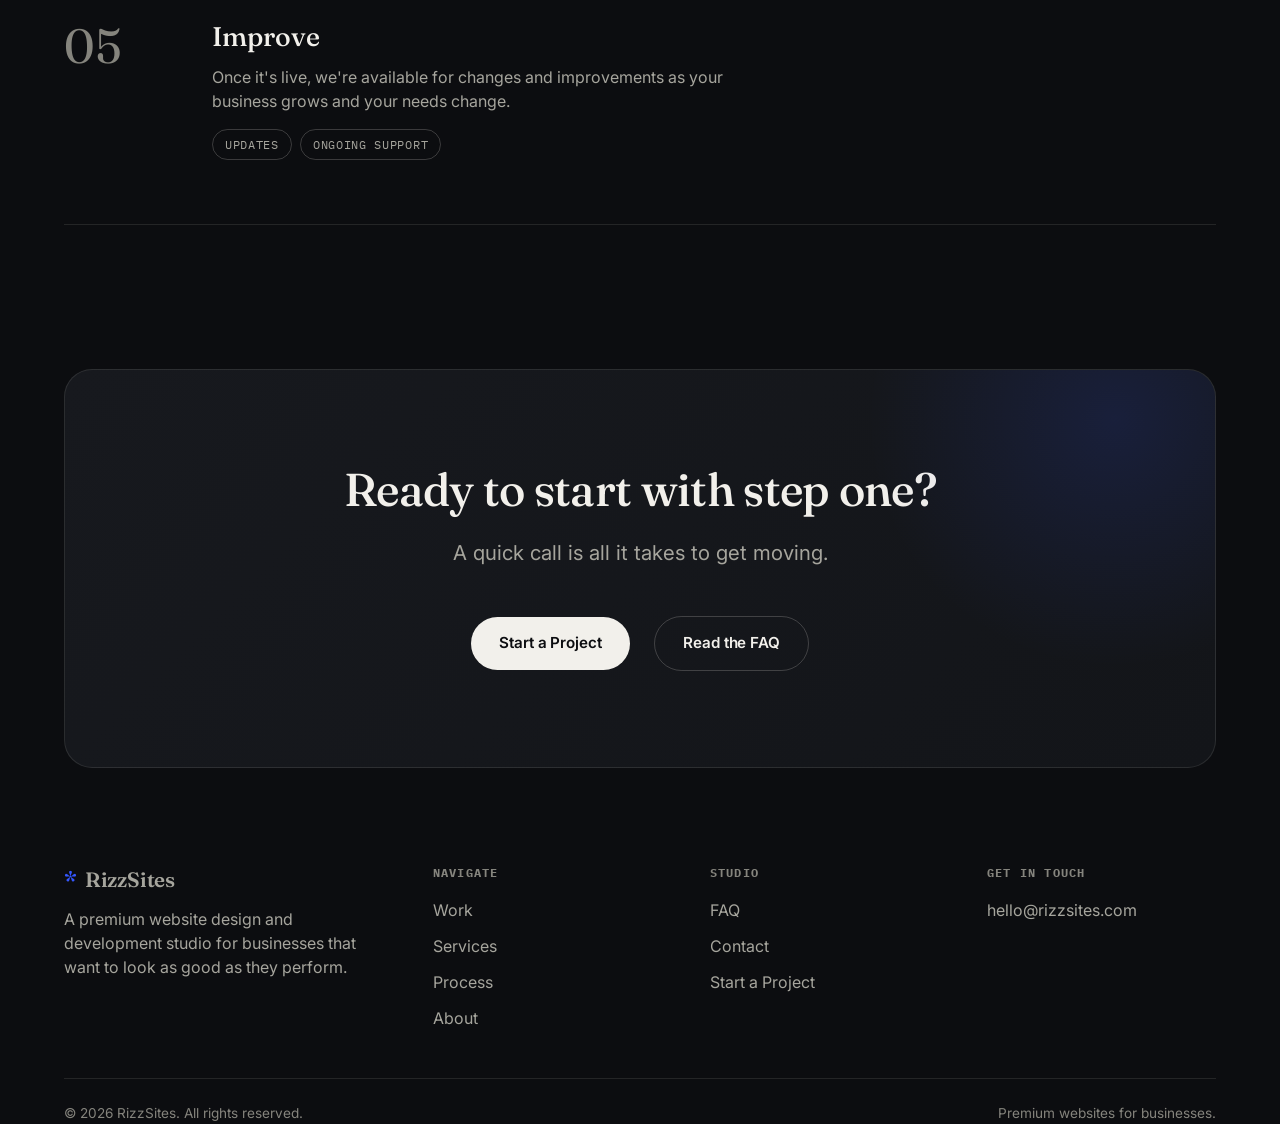
<file: process/index.html>
<!DOCTYPE html>
<html lang="en">
<head>
<meta charset="UTF-8">
<meta name="viewport" content="width=device-width, initial-scale=1.0">
<title>Process | How a RizzSites Project Runs | RizzSites</title>
<meta name="description" content="How a RizzSites project works, from first call to launch: Discover, Design, Build, Launch, Improve.">
<link rel="canonical" href="https://rizzsites.com/process/">
<meta property="og:type" content="website">
<meta property="og:title" content="Process | RizzSites">
<meta property="og:description" content="Discover, Design, Build, Launch, Improve: how a project runs, start to finish.">
<meta property="og:url" content="https://rizzsites.com/process/">
<meta name="twitter:card" content="summary_large_image">
<link rel="icon" href="/assets/favicon/favicon.svg" type="image/svg+xml">
<link rel="manifest" href="/site.webmanifest">
<link rel="preconnect" href="https://fonts.googleapis.com">
<link rel="preconnect" href="https://fonts.gstatic.com" crossorigin>
<link rel="stylesheet" href="/css/style.css">
<link rel="stylesheet" href="/css/animations.css">
<link rel="stylesheet" href="/css/responsive.css">
<script type="application/ld+json">
{
  "@context": "https://schema.org",
  "@type": "BreadcrumbList",
  "itemListElement": [
    {"@type":"ListItem","position":1,"name":"Home","item":"https://rizzsites.com/"},
    {"@type":"ListItem","position":2,"name":"Process","item":"https://rizzsites.com/process/"}
  ]
}
</script>
</head>
<body>
<a href="#main" class="skip-link">Skip to content</a>
<div class="scroll-progress" id="scrollProgress"></div>
<div class="page-transition" id="pageTransition"></div>
<div id="cursor-root"></div>

<header id="site-header"></header>
<div id="mobile-menu-root"></div>

<main id="main">
  <section class="page-hero">
    <div class="container-wide">
      <p class="eyebrow">Process</p>
      <h1>Five steps. No surprises.</h1>
      <p class="lede">The same order, every project, so you always know what's next.</p>
    </div>
  </section>

  <section class="section-tight">
    <div class="container-wide">
      <h2 class="visually-hidden">The five steps</h2>
      <div class="process-list" data-reveal-group>
        <div class="process-step" data-reveal="fade">
          <span class="step-num mono">01</span>
          <div>
            <h3>Discover</h3>
            <p>We start with a call about your business: what you do, who you serve, and what the current site (if you have one) is missing.</p>
            <div class="step-tags"><span class="tag">Kickoff Call</span><span class="tag">Goals &amp; Scope</span></div>
          </div>
        </div>
        <div class="process-step" data-reveal="fade">
          <span class="step-num mono">02</span>
          <div>
            <h3>Design</h3>
            <p>We design the layout, typography, and visual direction around your business before any code is written, so you can react to it early.</p>
            <div class="step-tags"><span class="tag">Layout</span><span class="tag">Visual Direction</span></div>
          </div>
        </div>
        <div class="process-step" data-reveal="fade">
          <span class="step-num mono">03</span>
          <div>
            <h3>Build</h3>
            <p>The approved design gets built into a real, responsive website: fast, accessible, and tested across devices.</p>
            <div class="step-tags"><span class="tag">Development</span><span class="tag">Responsive QA</span></div>
          </div>
        </div>
        <div class="process-step" data-reveal="fade">
          <span class="step-num mono">04</span>
          <div>
            <h3>Launch</h3>
            <p>Domain, hosting, and going live. We handle the technical setup so launch day isn't stressful.</p>
            <div class="step-tags"><span class="tag">Domain &amp; Hosting</span><span class="tag">Go Live</span></div>
          </div>
        </div>
        <div class="process-step" data-reveal="fade">
          <span class="step-num mono">05</span>
          <div>
            <h3>Improve</h3>
            <p>Once it's live, we're available for changes and improvements as your business grows and your needs change.</p>
            <div class="step-tags"><span class="tag">Updates</span><span class="tag">Ongoing Support</span></div>
          </div>
        </div>
      </div>
    </div>
  </section>

  <section class="section">
    <div class="container-wide">
      <div class="cta-band" data-reveal="scale">
        <h2>Ready to start with step one?</h2>
        <p class="lede">A quick call is all it takes to get moving.</p>
        <div class="hero-actions">
          <a href="/contact/" class="btn btn-primary magnetic">Start a Project</a>
          <a href="/faq/" class="btn btn-outline magnetic">Read the FAQ</a>
        </div>
      </div>
    </div>
  </section>
</main>

<footer id="site-footer"></footer>

<script type="module">
  import { initPage } from '/js/main.js';
  initPage('process');
</script>
</body>
</html>
</file>
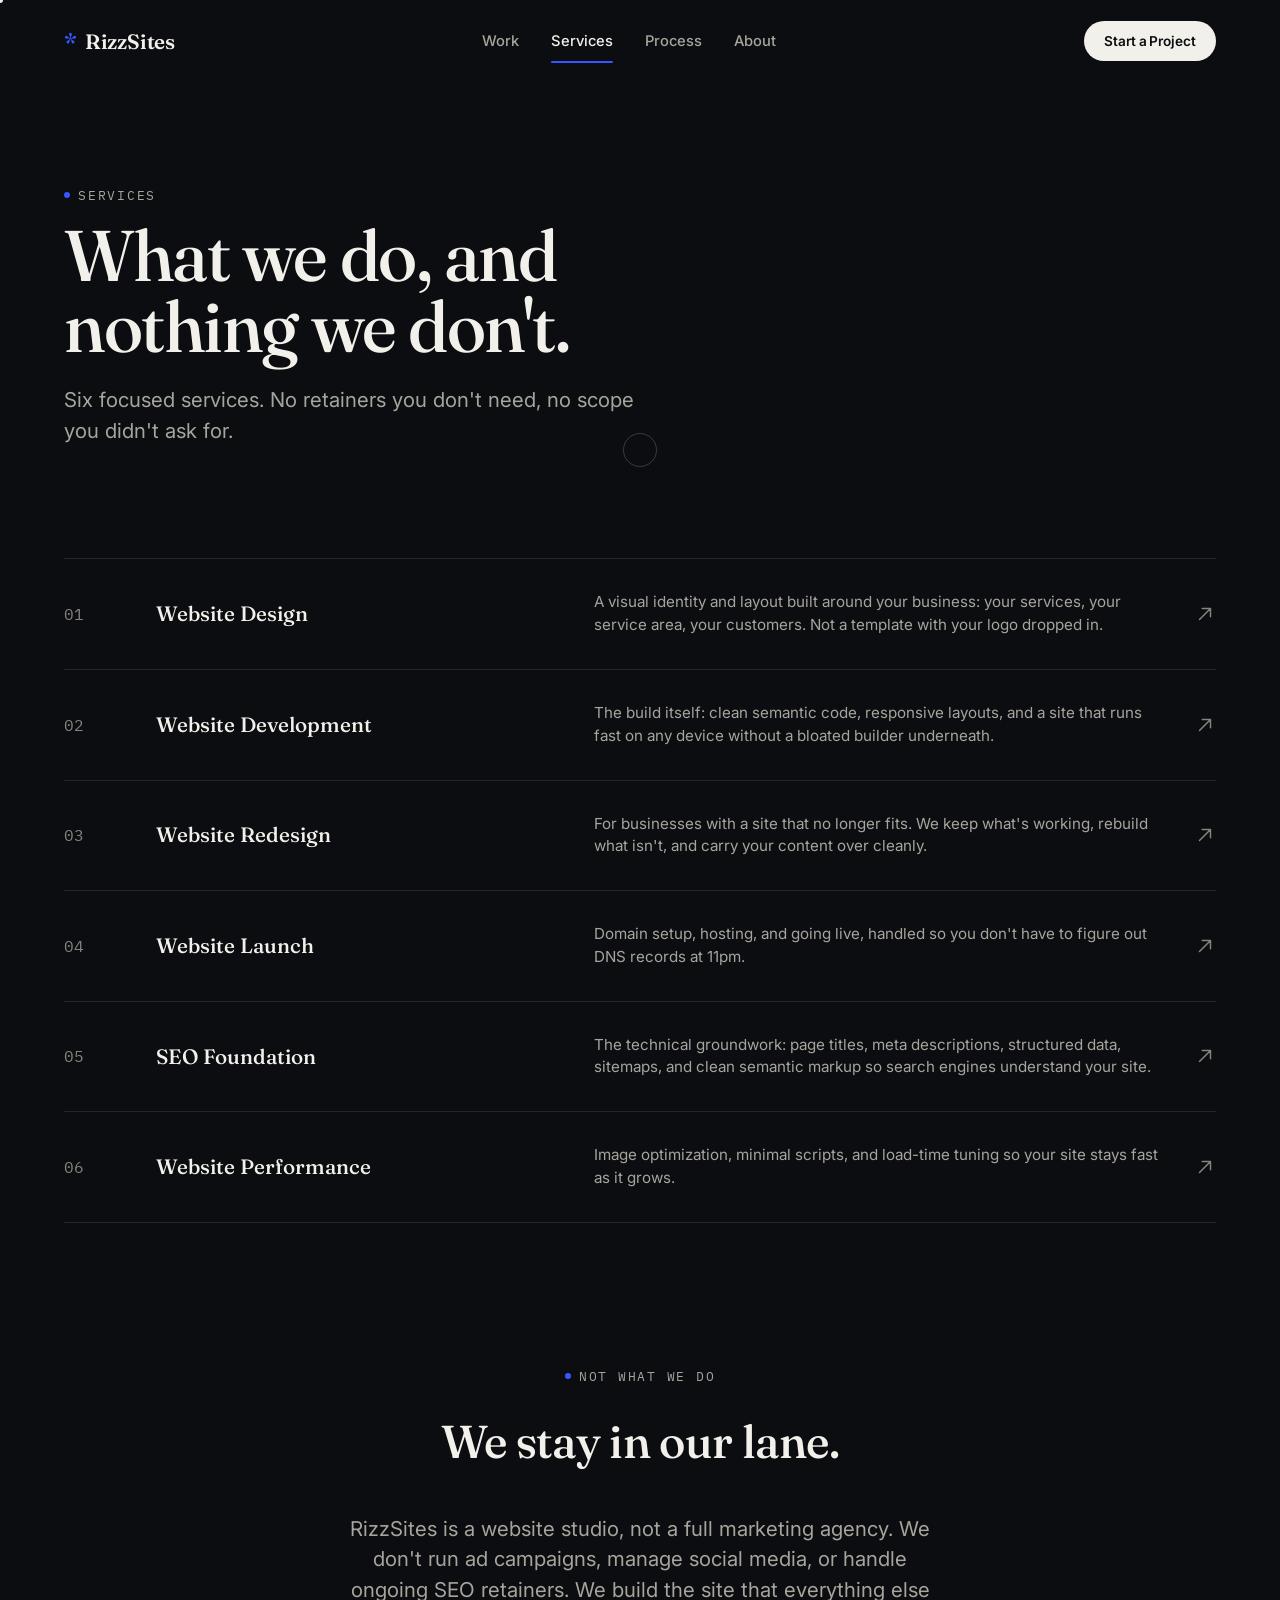
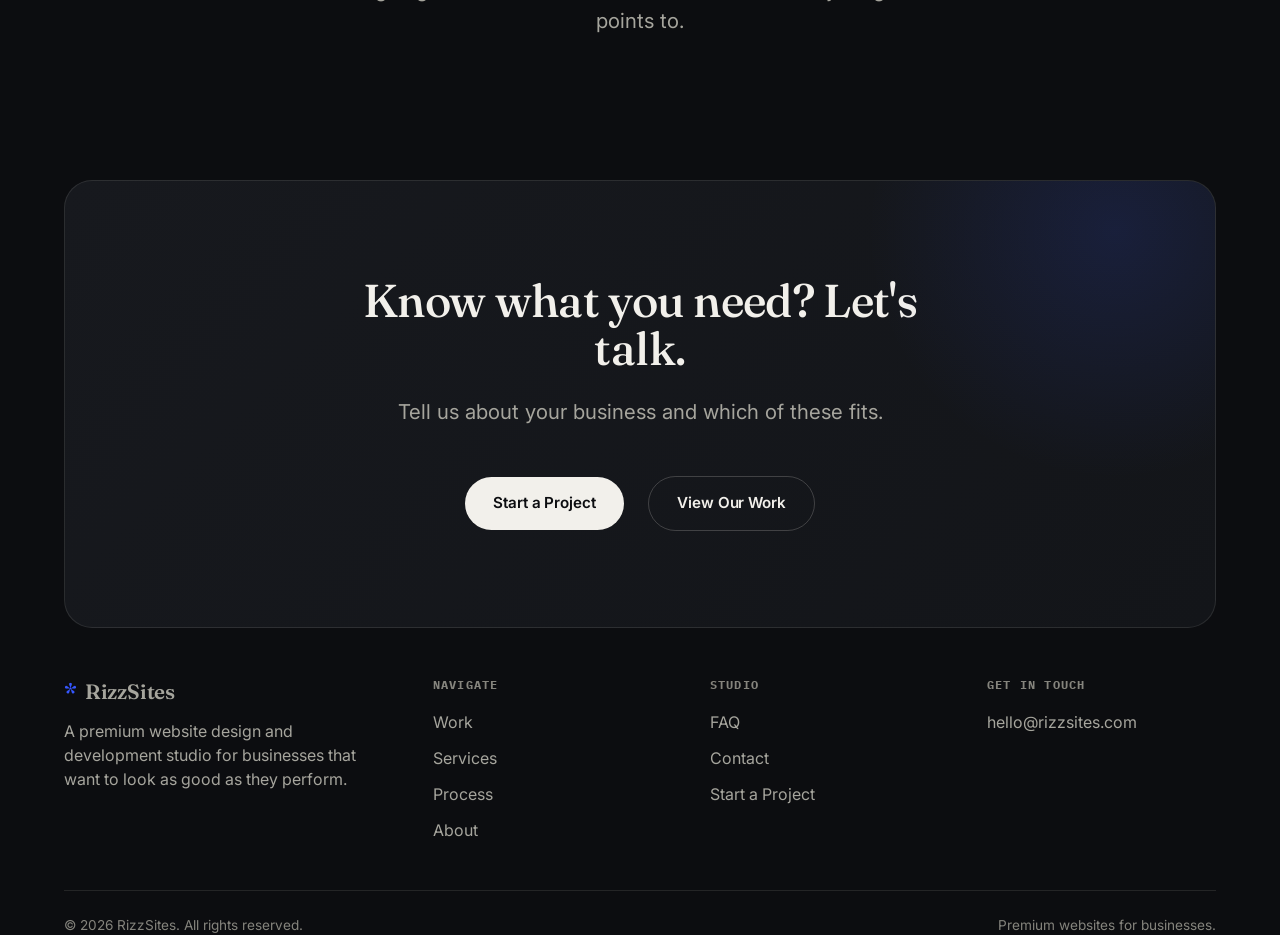
<file: services/index.html>
<!DOCTYPE html>
<html lang="en">
<head>
<meta charset="UTF-8">
<meta name="viewport" content="width=device-width, initial-scale=1.0">
<title>Services | Website Design &amp; Development | RizzSites</title>
<meta name="description" content="RizzSites offers website design, development, redesign, launch, SEO foundations, and performance tuning for businesses.">
<link rel="canonical" href="https://rizzsites.com/services/">
<meta property="og:type" content="website">
<meta property="og:title" content="Services | RizzSites">
<meta property="og:description" content="Website design, development, redesign, launch, SEO foundation, and performance.">
<meta property="og:url" content="https://rizzsites.com/services/">
<meta name="twitter:card" content="summary_large_image">
<link rel="icon" href="/assets/favicon/favicon.svg" type="image/svg+xml">
<link rel="manifest" href="/site.webmanifest">
<link rel="preconnect" href="https://fonts.googleapis.com">
<link rel="preconnect" href="https://fonts.gstatic.com" crossorigin>
<link rel="stylesheet" href="/css/style.css">
<link rel="stylesheet" href="/css/animations.css">
<link rel="stylesheet" href="/css/responsive.css">
<script type="application/ld+json">
{
  "@context": "https://schema.org",
  "@type": "BreadcrumbList",
  "itemListElement": [
    {"@type":"ListItem","position":1,"name":"Home","item":"https://rizzsites.com/"},
    {"@type":"ListItem","position":2,"name":"Services","item":"https://rizzsites.com/services/"}
  ]
}
</script>
</head>
<body>
<a href="#main" class="skip-link">Skip to content</a>
<div class="scroll-progress" id="scrollProgress"></div>
<div class="page-transition" id="pageTransition"></div>
<div id="cursor-root"></div>

<header id="site-header"></header>
<div id="mobile-menu-root"></div>

<main id="main">
  <section class="page-hero">
    <div class="container-wide">
      <p class="eyebrow">Services</p>
      <h1>What we do, and nothing we don't.</h1>
      <p class="lede">Six focused services. No retainers you don't need, no scope you didn't ask for.</p>
    </div>
  </section>

  <section class="section-tight">
    <div class="container-wide">
      <h2 class="visually-hidden">Full services list</h2>
      <div class="service-list" data-reveal-group>
        <div class="service-row" data-reveal="fade">
          <span class="idx mono">01</span>
          <h3>Website Design</h3>
          <p>A visual identity and layout built around your business: your services, your service area, your customers. Not a template with your logo dropped in.</p>
          <svg class="arrow-icon" viewBox="0 0 24 24" fill="none"><path d="M6 18L18 6M18 6H9M18 6V15" stroke="currentColor" stroke-width="1.6" stroke-linecap="round" stroke-linejoin="round"/></svg>
        </div>
        <div class="service-row" data-reveal="fade">
          <span class="idx mono">02</span>
          <h3>Website Development</h3>
          <p>The build itself: clean semantic code, responsive layouts, and a site that runs fast on any device without a bloated builder underneath.</p>
          <svg class="arrow-icon" viewBox="0 0 24 24" fill="none"><path d="M6 18L18 6M18 6H9M18 6V15" stroke="currentColor" stroke-width="1.6" stroke-linecap="round" stroke-linejoin="round"/></svg>
        </div>
        <div class="service-row" data-reveal="fade">
          <span class="idx mono">03</span>
          <h3>Website Redesign</h3>
          <p>For businesses with a site that no longer fits. We keep what's working, rebuild what isn't, and carry your content over cleanly.</p>
          <svg class="arrow-icon" viewBox="0 0 24 24" fill="none"><path d="M6 18L18 6M18 6H9M18 6V15" stroke="currentColor" stroke-width="1.6" stroke-linecap="round" stroke-linejoin="round"/></svg>
        </div>
        <div class="service-row" data-reveal="fade">
          <span class="idx mono">04</span>
          <h3>Website Launch</h3>
          <p>Domain setup, hosting, and going live, handled so you don't have to figure out DNS records at 11pm.</p>
          <svg class="arrow-icon" viewBox="0 0 24 24" fill="none"><path d="M6 18L18 6M18 6H9M18 6V15" stroke="currentColor" stroke-width="1.6" stroke-linecap="round" stroke-linejoin="round"/></svg>
        </div>
        <div class="service-row" data-reveal="fade">
          <span class="idx mono">05</span>
          <h3>SEO Foundation</h3>
          <p>The technical groundwork: page titles, meta descriptions, structured data, sitemaps, and clean semantic markup so search engines understand your site.</p>
          <svg class="arrow-icon" viewBox="0 0 24 24" fill="none"><path d="M6 18L18 6M18 6H9M18 6V15" stroke="currentColor" stroke-width="1.6" stroke-linecap="round" stroke-linejoin="round"/></svg>
        </div>
        <div class="service-row" data-reveal="fade">
          <span class="idx mono">06</span>
          <h3>Website Performance</h3>
          <p>Image optimization, minimal scripts, and load-time tuning so your site stays fast as it grows.</p>
          <svg class="arrow-icon" viewBox="0 0 24 24" fill="none"><path d="M6 18L18 6M18 6H9M18 6V15" stroke="currentColor" stroke-width="1.6" stroke-linecap="round" stroke-linejoin="round"/></svg>
        </div>
      </div>
    </div>
  </section>

  <section class="section">
    <div class="container-wide">
      <div class="section-head section-head--center">
        <p class="eyebrow">Not What We Do</p>
        <h2>We stay in our lane.</h2>
      </div>
      <p class="lede text-center" style="margin-inline:auto">RizzSites is a website studio, not a full marketing agency. We don't run ad campaigns, manage social media, or handle ongoing SEO retainers. We build the site that everything else points to.</p>
    </div>
  </section>

  <section class="section section-tight">
    <div class="container-wide">
      <div class="cta-band" data-reveal="scale">
        <h2>Know what you need? Let's talk.</h2>
        <p class="lede">Tell us about your business and which of these fits.</p>
        <div class="hero-actions">
          <a href="/contact/" class="btn btn-primary magnetic">Start a Project</a>
          <a href="/work/" class="btn btn-outline magnetic">View Our Work</a>
        </div>
      </div>
    </div>
  </section>
</main>

<footer id="site-footer"></footer>

<script type="module">
  import { initPage } from '/js/main.js';
  initPage('services');
</script>
</body>
</html>
</file>
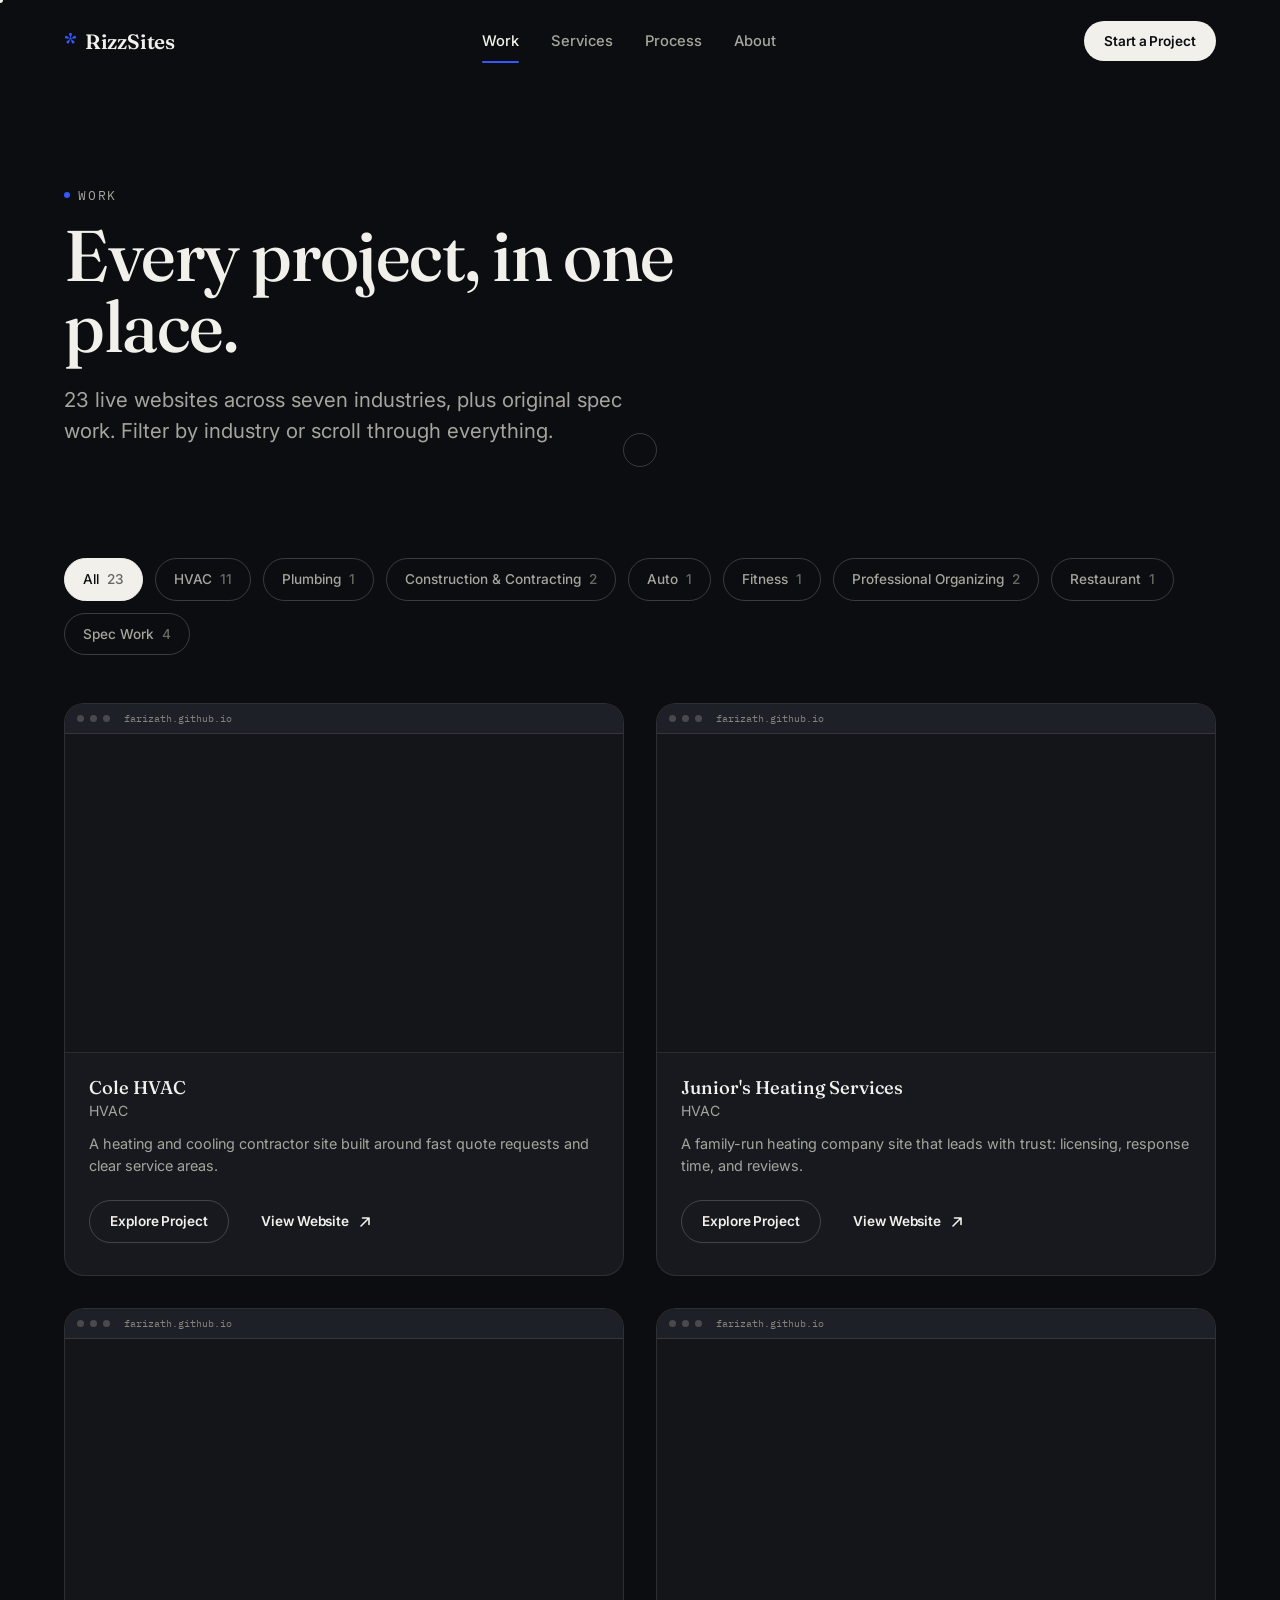
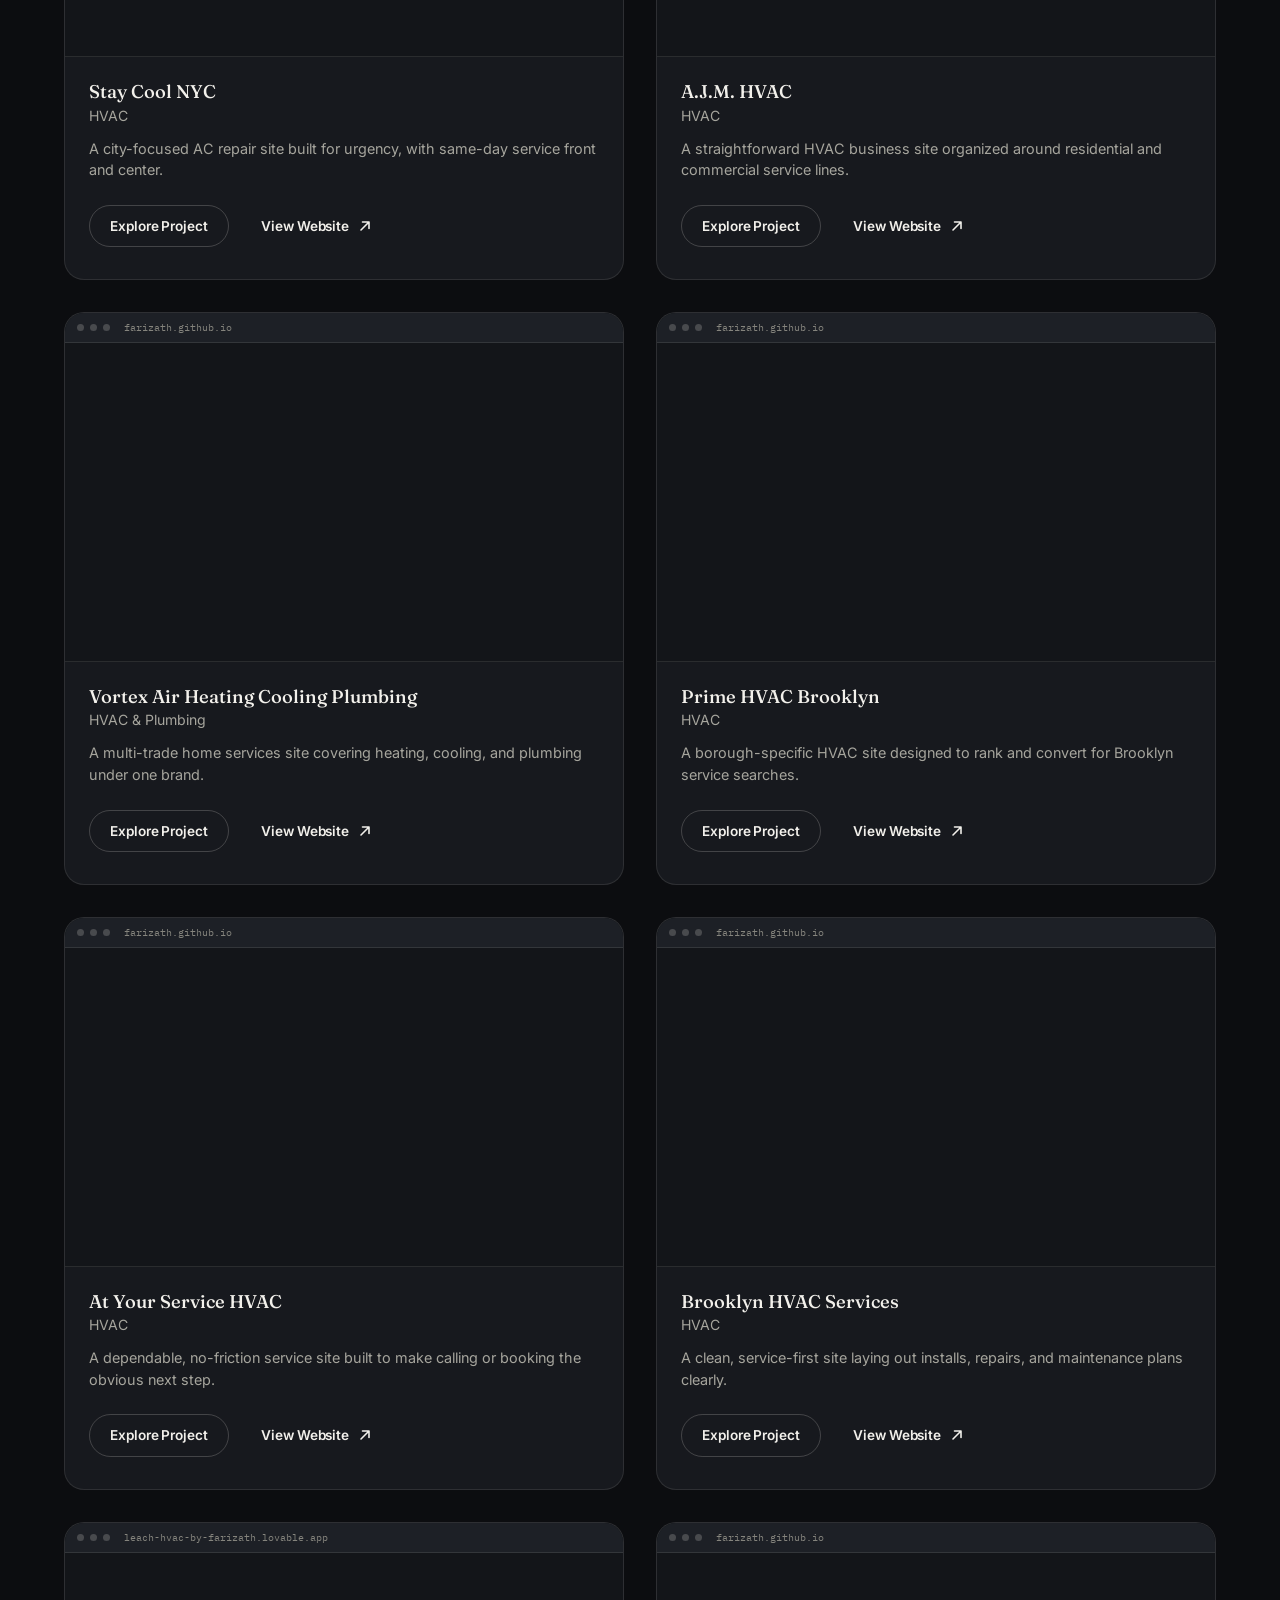
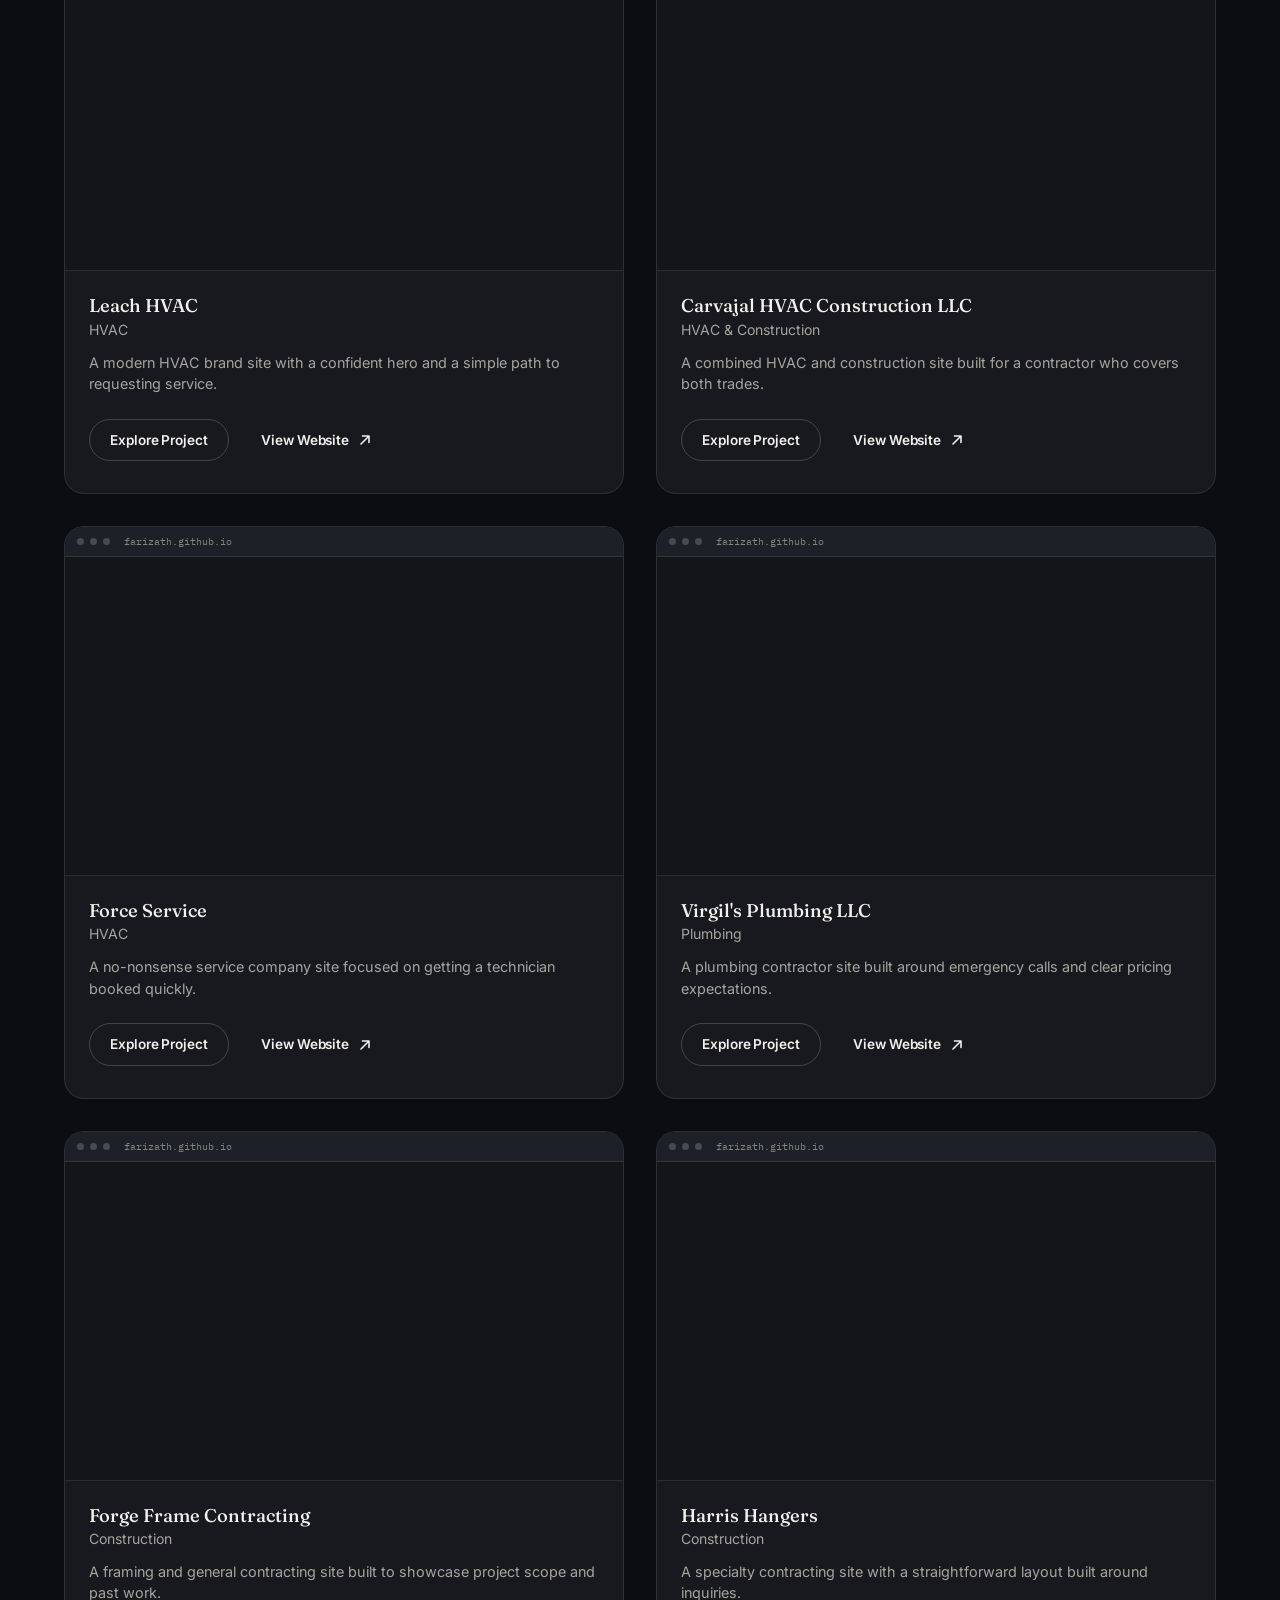
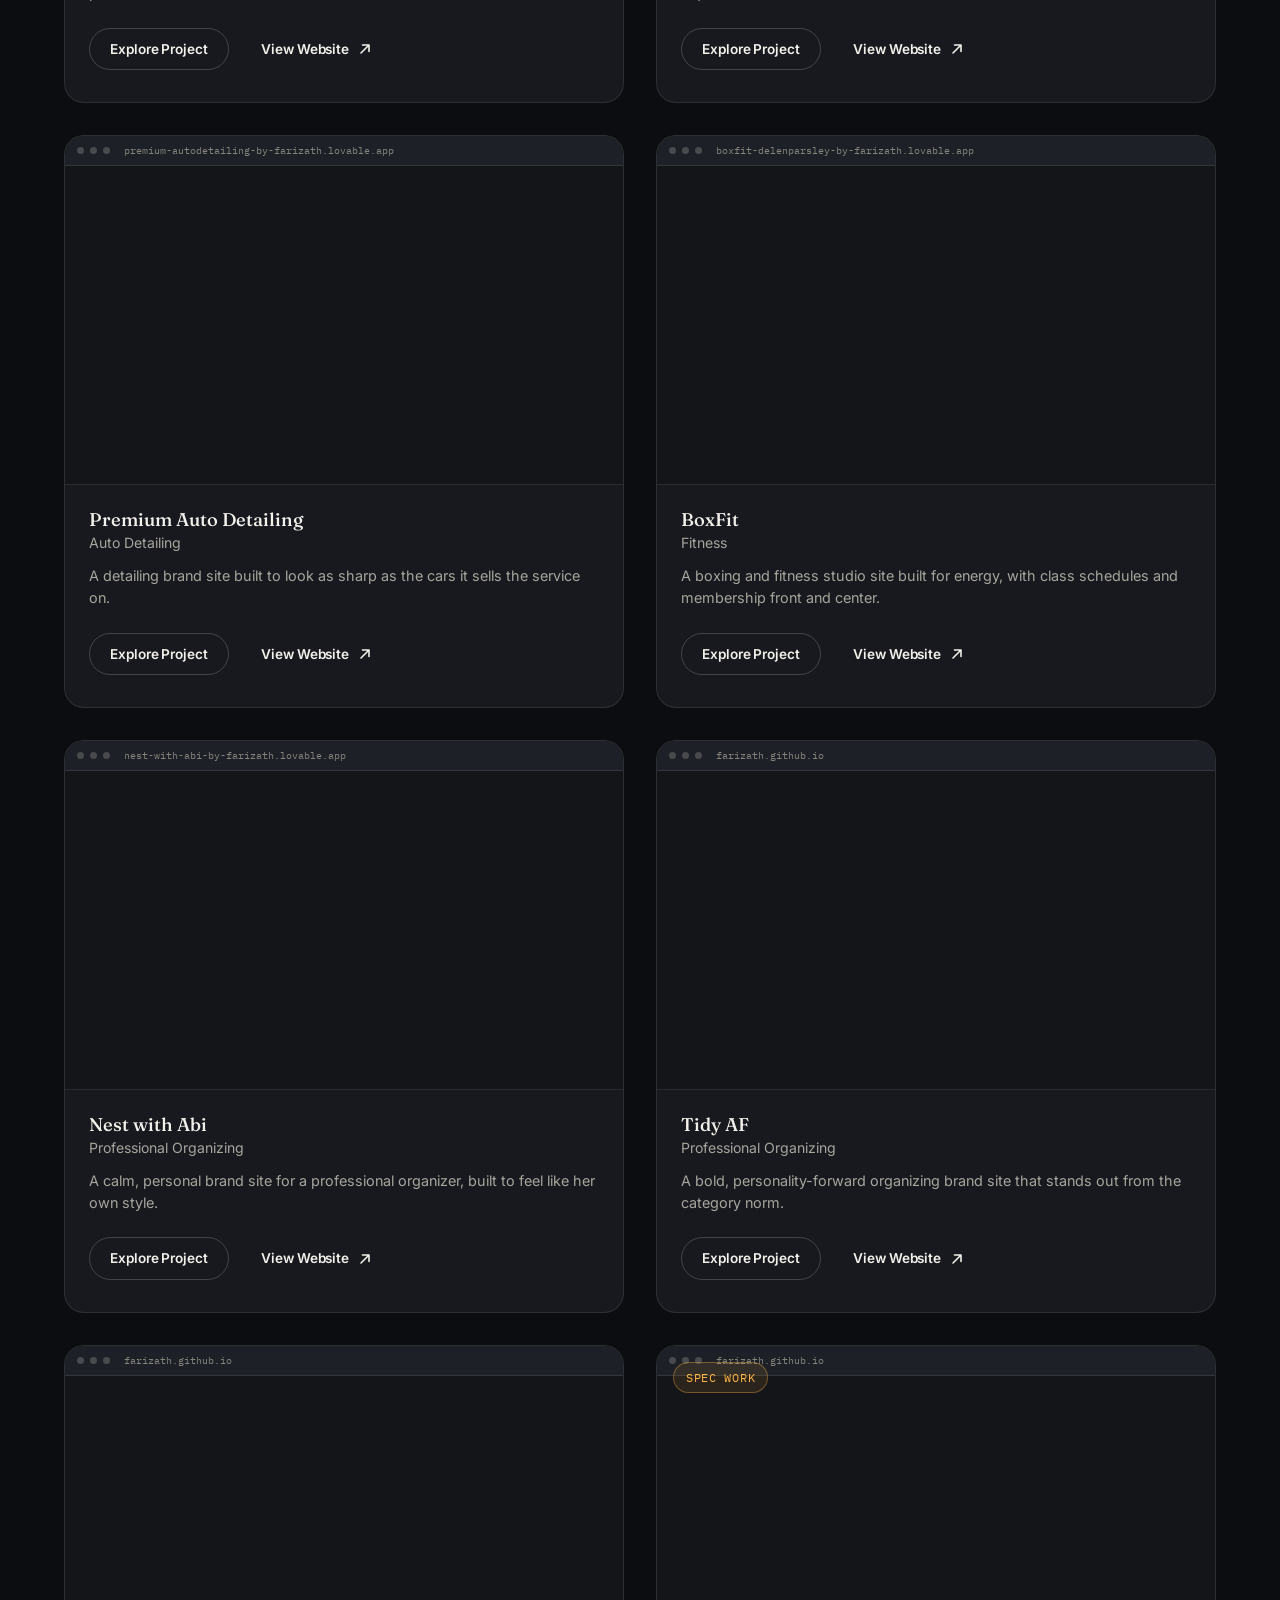
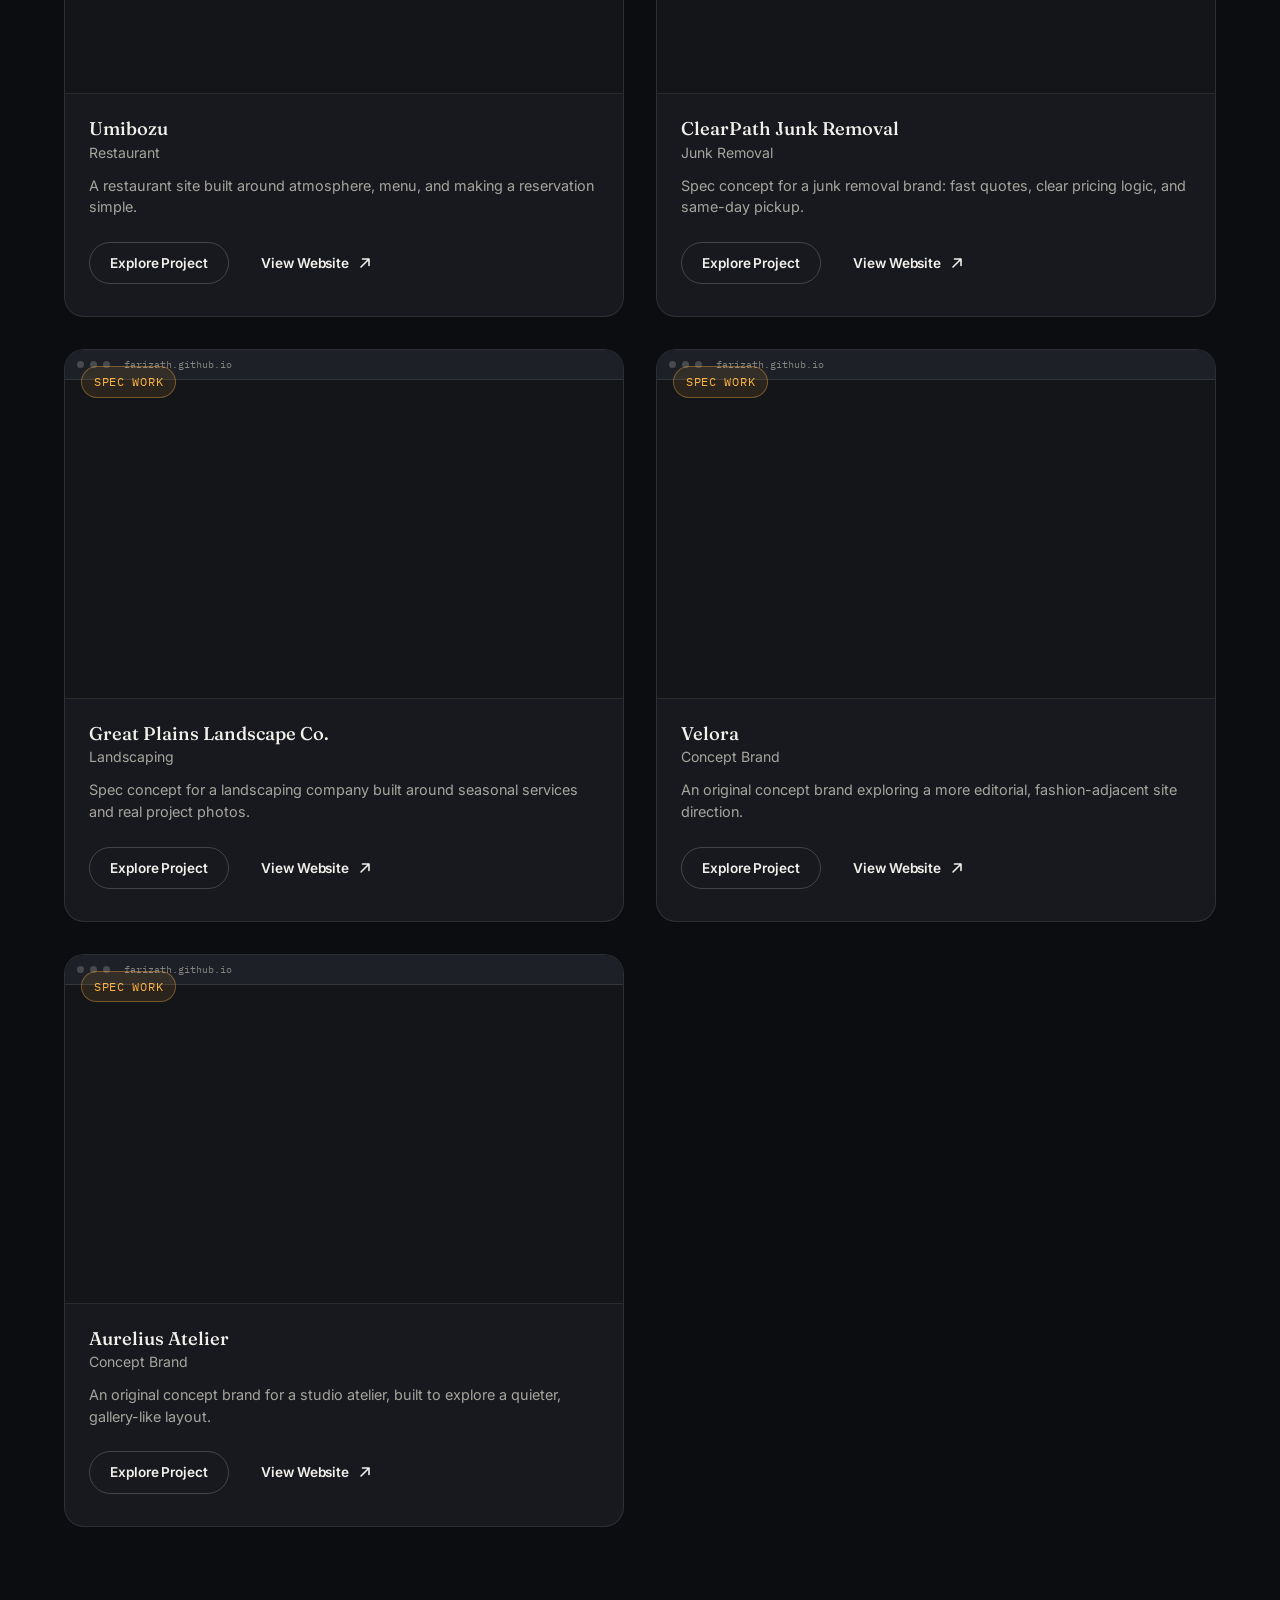
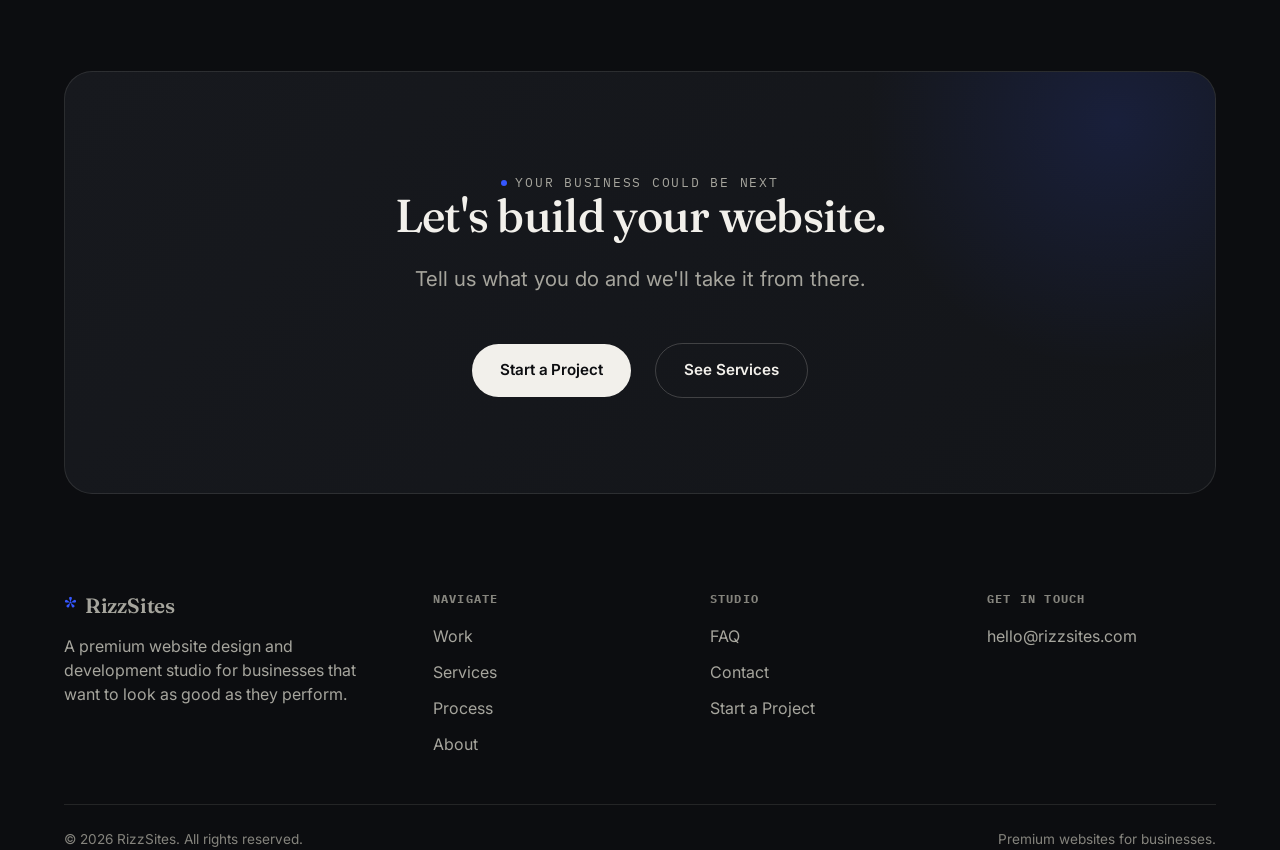
<file: work/index.html>
<!DOCTYPE html>
<html lang="en">
<head>
<meta charset="UTF-8">
<meta name="viewport" content="width=device-width, initial-scale=1.0">
<title>Work | 23 Websites We've Built | RizzSites</title>
<meta name="description" content="Browse the full RizzSites portfolio: 23 live websites across HVAC, plumbing, construction, auto, fitness, organizing, and restaurants, plus spec work.">
<link rel="canonical" href="https://rizzsites.com/work/">
<meta property="og:type" content="website">
<meta property="og:title" content="Work | RizzSites Portfolio">
<meta property="og:description" content="23 live websites we've designed and built for real businesses.">
<meta property="og:url" content="https://rizzsites.com/work/">
<meta name="twitter:card" content="summary_large_image">
<link rel="icon" href="/assets/favicon/favicon.svg" type="image/svg+xml">
<link rel="manifest" href="/site.webmanifest">
<link rel="preconnect" href="https://fonts.googleapis.com">
<link rel="preconnect" href="https://fonts.gstatic.com" crossorigin>
<link rel="stylesheet" href="/css/style.css">
<link rel="stylesheet" href="/css/animations.css">
<link rel="stylesheet" href="/css/responsive.css">
<script type="application/ld+json">
{
  "@context": "https://schema.org",
  "@type": "BreadcrumbList",
  "itemListElement": [
    {"@type":"ListItem","position":1,"name":"Home","item":"https://rizzsites.com/"},
    {"@type":"ListItem","position":2,"name":"Work","item":"https://rizzsites.com/work/"}
  ]
}
</script>
</head>
<body>
<a href="#main" class="skip-link">Skip to content</a>
<div class="scroll-progress" id="scrollProgress"></div>
<div class="page-transition" id="pageTransition"></div>
<div id="cursor-root"></div>

<header id="site-header"></header>
<div id="mobile-menu-root"></div>

<main id="main">
  <section class="page-hero">
    <div class="container-wide">
      <p class="eyebrow">Work</p>
      <h1>Every project, in one place.</h1>
      <p class="lede">23 live websites across seven industries, plus original spec work. Filter by industry or scroll through everything.</p>
    </div>
  </section>

  <section class="section-tight">
    <div class="container-wide">
      <h2 class="visually-hidden">All portfolio projects</h2>
      <div class="filter-bar" id="filterBar" role="group" aria-label="Filter projects by industry"></div>
      <div class="project-grid" id="workGrid" data-reveal-group></div>
      <div id="workEmpty" class="text-center" style="padding: var(--space-9) 0" hidden>
        <h3>No projects in this category yet.</h3>
        <p class="body-muted" style="margin-top: var(--space-3)">Try another filter above.</p>
      </div>
    </div>
  </section>

  <section class="section">
    <div class="container-wide">
      <div class="cta-band" data-reveal="scale">
        <p class="eyebrow" style="justify-content:center">Your Business Could Be Next</p>
        <h2>Let's build your website.</h2>
        <p class="lede">Tell us what you do and we'll take it from there.</p>
        <div class="hero-actions">
          <a href="/contact/" class="btn btn-primary magnetic">Start a Project</a>
          <a href="/services/" class="btn btn-outline magnetic">See Services</a>
        </div>
      </div>
    </div>
  </section>
</main>

<footer id="site-footer"></footer>

<script type="module">
  import { initPage } from '/js/main.js';
  initPage('work');
</script>
</body>
</html>
</file>
<file: css/style.css>
/* =========================================================
   RizzSites — Design System
   Tokens, resets, typography, layout, components
   ========================================================= */

@import url('https://fonts.googleapis.com/css2?family=Fraunces:opsz,wght,ital@9..144,300..700,0,1&family=Inter:wght@400;500;600;700&family=IBM+Plex+Mono:wght@400;500&display=swap');

:root{
  /* ---- Color: Onyx base / Bone text / Signal blue + Ember + Gold accents ---- */
  --bg: #0C0D10;
  --bg-elevated: #131519;
  --surface: #17191E;
  --surface-2: #1D2026;
  --border: rgba(242,240,235,0.10);
  --border-strong: rgba(242,240,235,0.20);
  --text: #F2F0EB;
  --text-muted: #A6A59D;
  --text-faint: #85847D;
  --accent: #3557FF;
  --accent-strong: #5D79FF;
  --accent-soft: rgba(53,87,255,0.14);
  --ember: #FF6A3D;
  --ember-soft: rgba(255,106,61,0.14);
  --gold: #FFB443;
  --success: #3ECF8E;
  --error: #FF5C5C;

  /* ---- Type ---- */
  --font-display: 'Fraunces', 'Iowan Old Style', Georgia, serif;
  --font-body: 'Inter', -apple-system, BlinkMacSystemFont, 'Segoe UI', sans-serif;
  --font-mono: 'IBM Plex Mono', ui-monospace, SFMono-Regular, Menlo, monospace;

  /* ---- Spacing scale ---- */
  --space-1: 4px;
  --space-2: 8px;
  --space-3: 12px;
  --space-4: 16px;
  --space-5: 24px;
  --space-6: 32px;
  --space-7: 48px;
  --space-8: 64px;
  --space-9: 96px;
  --space-10: 128px;

  --radius-sm: 6px;
  --radius-md: 12px;
  --radius-lg: 20px;
  --radius-xl: 28px;
  --radius-pill: 999px;

  --container: 1240px;
  --container-wide: 1400px;
  --gutter: clamp(20px, 5vw, 64px);

  --shadow-sm: 0 2px 10px rgba(0,0,0,0.25);
  --shadow-md: 0 12px 40px rgba(0,0,0,0.35);
  --shadow-lg: 0 30px 80px rgba(0,0,0,0.45);
  --shadow-accent: 0 18px 50px rgba(53,87,255,0.25);

  --ease: cubic-bezier(0.16, 1, 0.3, 1);
  --ease-soft: cubic-bezier(0.4, 0, 0.2, 1);
  --dur-1: 180ms;
  --dur-2: 320ms;
  --dur-3: 560ms;

  --nav-h: 84px;
}

*, *::before, *::after{ box-sizing: border-box; }
html{ scroll-behavior: smooth; }
@media (prefers-reduced-motion: reduce){
  html{ scroll-behavior: auto; }
}

body{
  margin: 0;
  background: var(--bg);
  color: var(--text);
  font-family: var(--font-body);
  font-size: 16px;
  line-height: 1.5;
  -webkit-font-smoothing: antialiased;
  text-rendering: optimizeLegibility;
  overflow-x: hidden;
}

img, svg, video{ display: block; max-width: 100%; }
a{ color: inherit; text-decoration: none; }
button{ font: inherit; color: inherit; background: none; border: none; cursor: pointer; }
input, textarea, select{ font: inherit; color: inherit; }
ul, ol{ margin: 0; padding: 0; list-style: none; }
h1,h2,h3,h4,h5,p{ margin: 0; }

/* Focus visibility — never sacrificed for aesthetics */
:focus-visible{
  outline: 2px solid var(--accent-strong);
  outline-offset: 3px;
  border-radius: 4px;
}

::selection{ background: var(--accent); color: #fff; }

/* ---- Skip link ---- */
.skip-link{
  position: fixed;
  top: -60px; left: var(--space-4);
  background: var(--accent);
  color: #fff;
  padding: 12px 20px;
  border-radius: var(--radius-sm);
  z-index: 999;
  transition: top var(--dur-1) var(--ease);
}
.skip-link:focus{ top: var(--space-4); }

/* ---- Layout helpers ---- */
.container{
  width: 100%;
  max-width: var(--container);
  margin-inline: auto;
  padding-inline: var(--gutter);
}
.container-wide{
  width: 100%;
  max-width: var(--container-wide);
  margin-inline: auto;
  padding-inline: var(--gutter);
}
main{ display: block; }
section{ position: relative; }
.section{ padding-block: var(--space-9); }
.section-tight{ padding-block: var(--space-7); }
.section-head{
  display: flex;
  align-items: flex-end;
  justify-content: space-between;
  gap: var(--space-6);
  margin-bottom: var(--space-7);
}
.section-head--center{
  flex-direction: column;
  align-items: center;
  text-align: center;
  margin-inline: auto;
}

/* ---- Type scale ---- */
.eyebrow{
  font-family: var(--font-mono);
  font-size: 12.5px;
  letter-spacing: 0.14em;
  text-transform: uppercase;
  color: var(--text-muted);
  display: inline-flex;
  align-items: center;
  gap: var(--space-2);
}
.eyebrow::before{
  content: '';
  width: 6px; height: 6px;
  border-radius: 50%;
  background: var(--accent);
  flex-shrink: 0;
}

h1, .h1{
  font-family: var(--font-display);
  font-weight: 500;
  font-size: clamp(2.6rem, 5.6vw, 5.4rem);
  line-height: 0.98;
  letter-spacing: -0.02em;
}
h2, .h2{
  font-family: var(--font-display);
  font-weight: 500;
  font-size: clamp(2rem, 3.6vw, 3.4rem);
  line-height: 1.04;
  letter-spacing: -0.015em;
}
h3, .h3{
  font-family: var(--font-display);
  font-weight: 500;
  font-size: clamp(1.4rem, 2.1vw, 1.9rem);
  line-height: 1.15;
}
h4, .h4{
  font-family: var(--font-body);
  font-weight: 600;
  font-size: 1.05rem;
  letter-spacing: -0.01em;
}
.lede{
  font-size: clamp(1.05rem, 1.6vw, 1.3rem);
  line-height: 1.5;
  color: var(--text-muted);
  max-width: 46ch;
}
.body-muted{ color: var(--text-muted); }
.mono{ font-family: var(--font-mono); }

/* ---- Buttons ---- */
.btn{
  position: relative;
  display: inline-flex;
  align-items: center;
  justify-content: center;
  gap: var(--space-2);
  padding: 15px 28px;
  border-radius: var(--radius-pill);
  font-weight: 600;
  font-size: 0.95rem;
  letter-spacing: -0.005em;
  white-space: nowrap;
  transition: transform var(--dur-1) var(--ease-soft), box-shadow var(--dur-1) var(--ease-soft), background var(--dur-1) var(--ease-soft), border-color var(--dur-1) var(--ease-soft), color var(--dur-1) var(--ease-soft);
  min-height: 48px;
}
.btn:active{ transform: scale(0.97); }
.btn-primary{
  background: var(--text);
  color: var(--bg);
}
.btn-primary:hover{
  background: var(--accent);
  color: #fff;
  box-shadow: var(--shadow-accent);
}
.btn-outline{
  border: 1px solid var(--border-strong);
  color: var(--text);
  background: transparent;
}
.btn-outline:hover{
  border-color: var(--text);
  background: var(--surface);
}
.btn-ghost{
  color: var(--text);
  padding: 12px 6px;
}
.btn-ghost .btn-arrow{ transition: transform var(--dur-1) var(--ease-soft); }
.btn-ghost:hover .btn-arrow{ transform: translateX(4px); }
.btn-sm{ padding: 10px 20px; font-size: 0.85rem; min-height: 40px; }
.btn-block{ width: 100%; }
.btn[disabled]{ opacity: 0.5; cursor: not-allowed; pointer-events: none; }

.btn-arrow{ width: 16px; height: 16px; flex-shrink: 0; }

/* ---- Nav ---- */
.site-header{
  position: fixed;
  top: 0; left: 0; right: 0;
  z-index: 200;
  height: var(--nav-h);
  display: flex;
  align-items: center;
  transition: background var(--dur-2) var(--ease), border-color var(--dur-2) var(--ease), backdrop-filter var(--dur-2) var(--ease);
  border-bottom: 1px solid transparent;
}
.site-header.is-scrolled{
  background: rgba(12,13,16,0.72);
  backdrop-filter: blur(16px) saturate(140%);
  -webkit-backdrop-filter: blur(16px) saturate(140%);
  border-bottom-color: var(--border);
}
.nav-inner{
  width: 100%;
  max-width: var(--container-wide);
  margin-inline: auto;
  padding-inline: var(--gutter);
  display: flex;
  align-items: center;
  justify-content: space-between;
  gap: var(--space-6);
}
.brand{
  font-family: var(--font-display);
  font-size: 1.3rem;
  font-weight: 600;
  letter-spacing: -0.01em;
  display: inline-flex;
  align-items: center;
  gap: 8px;
}
.brand-mark{ color: var(--accent); }
.nav-links{
  display: flex;
  align-items: center;
  gap: var(--space-6);
}
.nav-links a{
  font-size: 0.92rem;
  font-weight: 500;
  color: var(--text-muted);
  position: relative;
  padding-block: 4px;
  transition: color var(--dur-1) var(--ease);
}
.nav-links a:hover, .nav-links a.is-active{ color: var(--text); }
.nav-links a.is-active::after{
  content: '';
  position: absolute;
  left: 0; right: 0; bottom: -6px;
  height: 2px;
  background: var(--accent);
  border-radius: 2px;
}
.nav-actions{ display: flex; align-items: center; gap: var(--space-4); }
.nav-cta{ display: inline-flex; }

.nav-toggle{
  display: none;
  width: 44px; height: 44px;
  align-items: center;
  justify-content: center;
  flex-direction: column;
  gap: 5px;
  border-radius: var(--radius-sm);
}
.nav-toggle span{
  width: 20px; height: 2px;
  background: var(--text);
  border-radius: 2px;
  transition: transform var(--dur-2) var(--ease), opacity var(--dur-1) var(--ease);
}
.nav-toggle[aria-expanded="true"] span:nth-child(1){ transform: translateY(7px) rotate(45deg); }
.nav-toggle[aria-expanded="true"] span:nth-child(2){ opacity: 0; }
.nav-toggle[aria-expanded="true"] span:nth-child(3){ transform: translateY(-7px) rotate(-45deg); }

.mobile-menu{
  position: fixed;
  inset: 0;
  z-index: 190;
  background: var(--bg);
  display: flex;
  flex-direction: column;
  justify-content: center;
  padding: var(--space-8) var(--gutter);
  transform: translateY(-100%);
  transition: transform var(--dur-3) var(--ease);
  visibility: hidden;
}
.mobile-menu.is-open{ transform: translateY(0); visibility: visible; }
.mobile-menu ul{ display: flex; flex-direction: column; gap: var(--space-5); }
.mobile-menu a{
  font-family: var(--font-display);
  font-size: clamp(2rem, 9vw, 3rem);
  font-weight: 500;
}
.mobile-menu .mobile-cta{ margin-top: var(--space-7); }
.mobile-menu-foot{
  margin-top: var(--space-8);
  display: flex; flex-direction: column; gap: var(--space-2);
  color: var(--text-muted);
  font-size: 0.9rem;
}

/* ---- Footer ---- */
.site-footer{
  border-top: 1px solid var(--border);
  padding-block: var(--space-8) var(--space-6);
  background: var(--bg-elevated);
}
.footer-top{
  display: grid;
  grid-template-columns: 1.4fr 1fr 1fr 1fr;
  gap: var(--space-7);
  padding-bottom: var(--space-7);
}
.footer-brand p{ color: var(--text-muted); max-width: 34ch; margin-top: var(--space-3); }
.footer-col h5{
  font-family: var(--font-mono);
  font-size: 12px;
  letter-spacing: 0.1em;
  text-transform: uppercase;
  color: var(--text-faint);
  margin-bottom: var(--space-4);
}
.footer-col ul{ display: flex; flex-direction: column; gap: var(--space-3); }
.footer-col a{ color: var(--text-muted); transition: color var(--dur-1) var(--ease); }
.footer-col a:hover{ color: var(--text); }
.footer-bottom{
  border-top: 1px solid var(--border);
  padding-top: var(--space-5);
  display: flex;
  justify-content: space-between;
  align-items: center;
  color: var(--text-faint);
  font-size: 0.85rem;
  flex-wrap: wrap;
  gap: var(--space-3);
}

/* ---- Cards / Tags ---- */
.tag{
  display: inline-flex;
  align-items: center;
  gap: 6px;
  font-family: var(--font-mono);
  font-size: 11.5px;
  letter-spacing: 0.06em;
  text-transform: uppercase;
  color: var(--text-muted);
  border: 1px solid var(--border-strong);
  padding: 6px 12px;
  border-radius: var(--radius-pill);
}
.tag-accent{ color: var(--accent-strong); border-color: rgba(93,121,255,0.35); background: var(--accent-soft); }
.tag-gold{ color: var(--gold); border-color: rgba(255,180,67,0.35); background: rgba(255,180,67,0.1); }
.tag-ember{ color: var(--ember); border-color: rgba(255,106,61,0.35); background: var(--ember-soft); }

.card{
  background: var(--surface);
  border: 1px solid var(--border);
  border-radius: var(--radius-lg);
  padding: var(--space-6);
}

/* ---- Forms ---- */
.field{ display: flex; flex-direction: column; gap: var(--space-2); margin-bottom: var(--space-5); }
.field label{ font-size: 0.85rem; font-weight: 600; }
.field .hint{ font-size: 0.8rem; color: var(--text-faint); }
.field input, .field textarea, .field select{
  background: var(--surface);
  border: 1px solid var(--border-strong);
  border-radius: var(--radius-md);
  padding: 14px 16px;
  color: var(--text);
  transition: border-color var(--dur-1) var(--ease), background var(--dur-1) var(--ease);
}
.field input:focus, .field textarea:focus, .field select:focus{
  border-color: var(--accent);
  background: var(--surface-2);
  outline: none;
}
.field textarea{ resize: vertical; min-height: 120px; }
.field-error{ color: var(--error); font-size: 0.82rem; display: none; }
.field.has-error input, .field.has-error textarea, .field.has-error select{ border-color: var(--error); }
.field.has-error .field-error{ display: block; }
.form-status{
  padding: var(--space-4) var(--space-5);
  border-radius: var(--radius-md);
  margin-top: var(--space-4);
  font-size: 0.92rem;
  display: none;
}
.form-status.is-visible{ display: block; }
.form-status.is-success{ background: rgba(62,207,142,0.12); border: 1px solid rgba(62,207,142,0.35); color: var(--success); }
.form-status.is-error{ background: rgba(255,92,92,0.1); border: 1px solid rgba(255,92,92,0.35); color: var(--error); }

/* ---- Misc utility ---- */
.grid{ display: grid; gap: var(--space-6); }
.text-center{ text-align: center; }
.stack{ display: flex; flex-direction: column; }
.row{ display: flex; align-items: center; }
.gap-2{ gap: var(--space-2); } .gap-3{ gap: var(--space-3); } .gap-4{ gap: var(--space-4); } .gap-5{ gap: var(--space-5); }
.mt-0{ margin-top: 0 !important; }
.divider{ height: 1px; background: var(--border); border: none; }
.pill-list{ display: flex; flex-wrap: wrap; gap: var(--space-3); }

.visually-hidden{
  position: absolute; width: 1px; height: 1px;
  padding: 0; margin: -1px; overflow: hidden;
  clip: rect(0,0,0,0); white-space: nowrap; border: 0;
}

/* ---- Page hero shared ---- */
.page-hero{ padding-top: calc(var(--nav-h) + var(--space-9)); padding-bottom: var(--space-8); }
.page-hero .eyebrow{ margin-bottom: var(--space-4); }
.page-hero h1{ max-width: 16ch; }
.page-hero .lede{ margin-top: var(--space-5); }

/* ---- Custom cursor (desktop only, see cursor.js) ---- */
.cursor-dot, .cursor-ring{
  position: fixed;
  top: 0; left: 0;
  pointer-events: none;
  z-index: 999;
  border-radius: 50%;
  transform: translate(-50%, -50%);
  will-change: transform;
}
.cursor-dot{
  width: 6px; height: 6px;
  background: var(--text);
}
.cursor-ring{
  width: 34px; height: 34px;
  border: 1px solid var(--border-strong);
  transition: width var(--dur-1) var(--ease-soft), height var(--dur-1) var(--ease-soft), border-color var(--dur-1) var(--ease-soft), background var(--dur-1) var(--ease-soft);
}
.cursor-ring.is-hover{
  width: 60px; height: 60px;
  background: var(--accent-soft);
  border-color: var(--accent);
}
.cursor-ring.is-view{
  width: 84px; height: 84px;
  background: var(--accent);
  border-color: var(--accent);
}
body.has-custom-cursor, body.has-custom-cursor a, body.has-custom-cursor button{ cursor: none; }

/* ---- Back to top / progress ---- */
.scroll-progress{
  position: fixed; top: 0; left: 0; right: 0;
  height: 2px; z-index: 300;
  background: var(--accent);
  transform-origin: left;
  transform: scaleX(0);
}

/* =========================================================
   Hero — signature layered browser-frame stack
   ========================================================= */
.hero{
  padding-top: calc(var(--nav-h) + var(--space-7));
  padding-bottom: var(--space-9);
  overflow: clip;
}
.hero-grid{
  display: grid;
  grid-template-columns: 1.05fr 0.95fr;
  gap: var(--space-8);
  align-items: center;
}
.hero-copy .eyebrow{ margin-bottom: var(--space-5); }
.hero-copy h1{ margin-bottom: var(--space-5); }
.hero-copy h1 em{
  font-style: italic;
  color: var(--accent-strong);
}
.hero-copy .lede{ margin-bottom: var(--space-7); max-width: 44ch; }
.hero-actions{ display: flex; align-items: center; gap: var(--space-5); flex-wrap: wrap; }
.hero-meta{
  display: flex; gap: var(--space-7);
  margin-top: var(--space-8);
  padding-top: var(--space-6);
  border-top: 1px solid var(--border);
}
.hero-meta-item .num{ font-family: var(--font-display); font-size: 1.9rem; color: var(--text); display: block; }
.hero-meta-item .label{ font-size: 0.82rem; color: var(--text-muted); margin-top: 2px; }

.hero-visual{
  position: relative;
  height: 560px;
  perspective: 1400px;
}
.browser-stack{
  position: absolute;
  inset: 0;
  transform-style: preserve-3d;
}
.browser-frame{
  position: absolute;
  width: 82%;
  border-radius: var(--radius-md);
  overflow: hidden;
  background: var(--surface);
  border: 1px solid var(--border-strong);
  box-shadow: var(--shadow-lg);
  transform-style: preserve-3d;
  transition: transform var(--dur-3) var(--ease-soft);
}
.browser-frame .chrome{
  height: 34px;
  display: flex;
  align-items: center;
  gap: 6px;
  padding-inline: 14px;
  background: var(--surface-2);
  border-bottom: 1px solid var(--border);
}
.browser-frame .chrome span{ width: 8px; height: 8px; border-radius: 50%; background: var(--border-strong); }
.browser-frame .chrome-url{
  margin-left: 10px;
  font-family: var(--font-mono);
  font-size: 10.5px;
  color: var(--text-faint);
  background: var(--bg);
  border-radius: var(--radius-pill);
  padding: 4px 10px;
  flex: 1;
  overflow: hidden;
  white-space: nowrap;
  text-overflow: ellipsis;
}
.browser-frame .frame-body{ aspect-ratio: 16/10.5; position: relative; background: var(--bg); }
.browser-frame .frame-body img{ width: 100%; height: 100%; object-fit: cover; object-position: top; }
.browser-frame.f1{ top: 6%; left: 0; width: 88%; z-index: 3; transform: rotateY(-6deg) rotateX(2deg) translateZ(0); }
.browser-frame.f2{ top: 0; right: 0; width: 70%; z-index: 2; transform: rotateY(8deg) rotateX(-1deg) translateZ(-60px); opacity: 0.92; }
.browser-frame.f3{ bottom: 0; left: 8%; width: 58%; z-index: 1; transform: rotateY(-3deg) translateZ(-140px); opacity: 0.7; }
.hero-visual:hover .browser-frame.f1{ transform: rotateY(-3deg) rotateX(1deg) translateY(-6px); }
.hero-visual:hover .browser-frame.f2{ transform: rotateY(5deg) rotateX(-1deg) translateZ(-60px) translateY(-2px); }

.hero-badge{
  position: absolute;
  z-index: 4;
  bottom: -18px; left: -18px;
  background: var(--text);
  color: var(--bg);
  border-radius: var(--radius-md);
  padding: var(--space-4) var(--space-5);
  box-shadow: var(--shadow-md);
  max-width: 230px;
}
.hero-badge .badge-label{ font-family: var(--font-mono); font-size: 10.5px; letter-spacing: 0.08em; text-transform: uppercase; opacity: 0.6; }
.hero-badge p{ font-size: 0.9rem; font-weight: 600; margin-top: 4px; }

/* =========================================================
   Logo / trust strip
   ========================================================= */
.strip{
  display: flex;
  align-items: center;
  gap: var(--space-7);
  overflow: hidden;
  padding-block: var(--space-6);
  border-top: 1px solid var(--border);
  border-bottom: 1px solid var(--border);
}
.strip-label{ font-family: var(--font-mono); font-size: 11px; letter-spacing: 0.1em; text-transform: uppercase; color: var(--text-faint); white-space: nowrap; }
.strip-items{ display: flex; gap: var(--space-7); flex-wrap: wrap; color: var(--text-muted); font-family: var(--font-display); font-size: 1.05rem; }

/* =========================================================
   Portfolio — project cards + filters
   ========================================================= */
.filter-bar{
  display: flex;
  flex-wrap: wrap;
  gap: var(--space-3);
  margin-bottom: var(--space-7);
}
.filter-btn{
  padding: 10px 18px;
  border-radius: var(--radius-pill);
  border: 1px solid var(--border-strong);
  font-size: 0.85rem;
  font-weight: 500;
  color: var(--text-muted);
  transition: all var(--dur-1) var(--ease-soft);
}
.filter-btn:hover{ color: var(--text); border-color: var(--text-muted); }
.filter-btn.is-active{ background: var(--text); color: var(--bg); border-color: var(--text); }
.filter-count{ opacity: 0.6; margin-left: 4px; }

.project-grid{
  display: grid;
  grid-template-columns: repeat(2, 1fr);
  gap: var(--space-6);
}
.project-grid.is-single{ grid-template-columns: 1fr; }

.project-card{
  position: relative;
  border-radius: var(--radius-lg);
  overflow: hidden;
  background: var(--surface);
  border: 1px solid var(--border);
  transition: transform var(--dur-2) var(--ease-soft), border-color var(--dur-2) var(--ease-soft), box-shadow var(--dur-2) var(--ease-soft);
}
.project-card:hover{
  transform: translateY(-6px);
  border-color: var(--border-strong);
  box-shadow: var(--shadow-md);
}
.project-card[hidden]{ display: none; }

.preview-window{
  position: relative;
  aspect-ratio: 16/10;
  background: var(--bg-elevated);
  border-bottom: 1px solid var(--border);
  overflow: hidden;
}
.preview-window .chrome{
  height: 30px;
  display: flex; align-items: center; gap: 6px;
  padding-inline: 12px;
  background: var(--surface-2);
  border-bottom: 1px solid var(--border);
  position: relative; z-index: 2;
}
.preview-window .chrome span{ width: 7px; height: 7px; border-radius: 50%; background: var(--border-strong); }
.preview-window .chrome-url{
  margin-left: 8px;
  font-family: var(--font-mono);
  font-size: 10px;
  color: var(--text-faint);
  overflow: hidden; white-space: nowrap; text-overflow: ellipsis;
}
.preview-frame-wrap{ position: relative; height: calc(100% - 30px); overflow: hidden; }
.preview-frame-wrap iframe{
  position: absolute; top: 0; left: 0;
  width: 250%; height: 250%;
  border: 0;
  transform: scale(0.4);
  transform-origin: top left;
  opacity: 0;
  transition: opacity var(--dur-3) var(--ease);
  pointer-events: none;
}
.preview-frame-wrap iframe.is-loaded{ opacity: 1; }
.preview-placeholder{
  position: absolute; inset: 0;
  display: flex; flex-direction: column; align-items: center; justify-content: center;
  gap: var(--space-3);
  background: linear-gradient(135deg, var(--surface) 0%, var(--bg-elevated) 100%);
  text-align: center;
  padding: var(--space-5);
}
.preview-placeholder .spinner{
  width: 26px; height: 26px;
  border-radius: 50%;
  border: 2px solid var(--border-strong);
  border-top-color: var(--accent);
  animation: spin 0.9s linear infinite;
}
.preview-placeholder.is-fallback .spinner{ display: none; }
.preview-placeholder p{ font-size: 0.82rem; color: var(--text-faint); max-width: 22ch; }
.preview-placeholder[hidden]{ display: none; }
.preview-monogram{
  width: 52px; height: 52px;
  border-radius: 14px;
  display: flex; align-items: center; justify-content: center;
  font-family: var(--font-display);
  font-size: 1.4rem;
  background: var(--accent-soft);
  color: var(--accent-strong);
  border: 1px solid rgba(93,121,255,0.3);
}

.project-info{ padding: var(--space-5) var(--space-5) var(--space-6); }
.project-info-top{ display: flex; align-items: flex-start; justify-content: space-between; gap: var(--space-3); margin-bottom: var(--space-2); }
.project-info h3{ font-size: 1.15rem; }
.project-info .industry{ color: var(--text-muted); font-size: 0.88rem; margin-top: 2px; }
.project-info .desc{ color: var(--text-muted); font-size: 0.9rem; margin-top: var(--space-3); }
.project-info .project-actions{ display: flex; gap: var(--space-3); margin-top: var(--space-5); flex-wrap: wrap; }
.spec-badge{
  position: absolute; top: var(--space-4); left: var(--space-4); z-index: 3;
}

/* Featured work — homepage large previews */
.featured-grid{ display: grid; grid-template-columns: 1fr; gap: var(--space-7); }
.featured-card{
  display: grid;
  grid-template-columns: 1.2fr 0.8fr;
  gap: var(--space-7);
  align-items: center;
  border-bottom: 1px solid var(--border);
  padding-bottom: var(--space-8);
}
.featured-card:last-child{ border-bottom: none; padding-bottom: 0; }
.featured-card:nth-child(even){ direction: rtl; }
.featured-card:nth-child(even) > *{ direction: ltr; }
.featured-preview{ border-radius: var(--radius-lg); overflow: hidden; border: 1px solid var(--border-strong); box-shadow: var(--shadow-md); }
.featured-copy .index{ font-family: var(--font-mono); color: var(--text-faint); font-size: 0.85rem; margin-bottom: var(--space-3); }

/* =========================================================
   Services / Why / Features grid
   ========================================================= */
.feature-grid{ display: grid; grid-template-columns: repeat(3, 1fr); gap: var(--space-5); }
.feature-card{
  padding: var(--space-6);
  border-radius: var(--radius-lg);
  border: 1px solid var(--border);
  background: var(--surface);
  transition: border-color var(--dur-2) var(--ease-soft), transform var(--dur-2) var(--ease-soft);
}
.feature-card:hover{ border-color: var(--border-strong); transform: translateY(-4px); }
.feature-icon{ width: 44px; height: 44px; margin-bottom: var(--space-5); color: var(--accent-strong); }
.feature-card h3{ margin-bottom: var(--space-3); font-size: 1.15rem; }
.feature-card p{ color: var(--text-muted); font-size: 0.94rem; }

.service-list{ display: flex; flex-direction: column; }
.service-row{
  display: grid;
  grid-template-columns: 60px 1fr 1.4fr auto;
  gap: var(--space-6);
  align-items: center;
  padding-block: var(--space-6);
  border-bottom: 1px solid var(--border);
  transition: background var(--dur-1) var(--ease);
}
.service-row:first-child{ border-top: 1px solid var(--border); }
.service-row:hover{ background: var(--surface); }
.service-row .idx{ font-family: var(--font-mono); color: var(--text-faint); }
.service-row h3{ font-size: 1.3rem; }
.service-row p{ color: var(--text-muted); font-size: 0.95rem; }
.service-row .arrow-icon{ width: 22px; height: 22px; color: var(--text-faint); transition: transform var(--dur-1) var(--ease-soft), color var(--dur-1) var(--ease-soft); }
.service-row:hover .arrow-icon{ transform: translate(4px,-4px); color: var(--accent-strong); }

/* =========================================================
   Industries
   ========================================================= */
.industry-grid{ display: grid; grid-template-columns: repeat(4, 1fr); gap: var(--space-4); }
.industry-chip{
  padding: var(--space-6) var(--space-5);
  border: 1px solid var(--border);
  border-radius: var(--radius-md);
  text-align: center;
  transition: border-color var(--dur-1) var(--ease), background var(--dur-1) var(--ease);
}
.industry-chip:hover{ border-color: var(--border-strong); background: var(--surface); }
.industry-chip .n{ font-family: var(--font-mono); font-size: 0.78rem; color: var(--text-faint); display: block; margin-bottom: 6px; }

/* =========================================================
   Process
   ========================================================= */
.process-list{ display: flex; flex-direction: column; }
.process-step{
  display: grid;
  grid-template-columns: 100px 1fr;
  gap: var(--space-7);
  padding-block: var(--space-8);
  border-bottom: 1px solid var(--border);
  position: relative;
}
.process-step:first-child{ border-top: 1px solid var(--border); }
.process-step .step-num{
  font-family: var(--font-display);
  font-size: 3rem;
  color: var(--text-faint);
  line-height: 1;
}
.process-step h3{ margin-bottom: var(--space-3); }
.process-step p{ color: var(--text-muted); max-width: 56ch; }
.process-step .step-tags{ display: flex; gap: var(--space-2); margin-top: var(--space-4); flex-wrap: wrap; }

/* =========================================================
   FAQ accordion
   ========================================================= */
.faq-list{ max-width: 820px; }
.faq-item{ border-bottom: 1px solid var(--border); }
.faq-item:first-child{ border-top: 1px solid var(--border); }
.faq-q{
  width: 100%;
  display: flex;
  align-items: center;
  justify-content: space-between;
  gap: var(--space-5);
  padding-block: var(--space-6);
  text-align: left;
}
.faq-q h3{ font-size: 1.1rem; font-family: var(--font-body); font-weight: 600; }
.faq-q .plus{
  width: 22px; height: 22px; flex-shrink: 0; position: relative;
}
.faq-q .plus::before, .faq-q .plus::after{
  content: ''; position: absolute; background: var(--text);
  transition: transform var(--dur-2) var(--ease-soft);
}
.faq-q .plus::before{ top: 50%; left: 0; width: 100%; height: 2px; margin-top: -1px; }
.faq-q .plus::after{ left: 50%; top: 0; height: 100%; width: 2px; margin-left: -1px; }
.faq-item.is-open .plus::after{ transform: rotate(90deg) scaleX(0); }
.faq-a{
  overflow: hidden;
  max-height: 0;
  transition: max-height var(--dur-3) var(--ease-soft);
}
.faq-a-inner{ padding-bottom: var(--space-6); color: var(--text-muted); max-width: 68ch; }

/* =========================================================
   Contact / forms
   ========================================================= */
.contact-grid{ display: grid; grid-template-columns: 1fr 1fr; gap: var(--space-9); align-items: start; }
.contact-side .side-block{ margin-bottom: var(--space-7); }
.contact-side h4{ margin-bottom: var(--space-3); }
.contact-side a{ color: var(--accent-strong); }
.field-row{ display: grid; grid-template-columns: 1fr 1fr; gap: var(--space-5); }

/* =========================================================
   CTA band
   ========================================================= */
.cta-band{
  border-radius: var(--radius-xl);
  background: linear-gradient(135deg, var(--surface) 0%, var(--bg-elevated) 100%);
  border: 1px solid var(--border);
  padding: var(--space-9) var(--space-8);
  text-align: center;
  position: relative;
  overflow: hidden;
}
.cta-band::before{
  content: '';
  position: absolute;
  width: 500px; height: 500px;
  background: radial-gradient(circle, var(--accent-soft) 0%, transparent 70%);
  top: -200px; right: -150px;
  pointer-events: none;
}
.cta-band h2{ max-width: 20ch; margin-inline: auto; }
.cta-band .lede{ margin-inline: auto; margin-top: var(--space-5); }
.cta-band .hero-actions{ justify-content: center; margin-top: var(--space-7); }

/* =========================================================
   Project detail template
   ========================================================= */
.project-hero{ padding-top: calc(var(--nav-h) + var(--space-6)); }
.breadcrumbs{ display: flex; align-items: center; gap: var(--space-2); font-size: 0.85rem; color: var(--text-faint); margin-bottom: var(--space-6); flex-wrap: wrap; }
.breadcrumbs a{ color: var(--text-muted); }
.breadcrumbs a:hover{ color: var(--text); }
.project-detail-head{ display: flex; align-items: flex-start; justify-content: space-between; gap: var(--space-6); flex-wrap: wrap; margin-bottom: var(--space-7); }
.project-detail-head h1{ max-width: 20ch; }
.project-meta-row{ display: flex; gap: var(--space-6); flex-wrap: wrap; margin-top: var(--space-6); }
.project-meta-row .item .label{ font-family: var(--font-mono); font-size: 11px; text-transform: uppercase; letter-spacing: 0.08em; color: var(--text-faint); margin-bottom: 4px; }
.project-meta-row .item .value{ font-size: 0.95rem; font-weight: 500; }
.project-live-preview{
  border-radius: var(--radius-lg);
  overflow: hidden;
  border: 1px solid var(--border-strong);
  box-shadow: var(--shadow-lg);
  margin-block: var(--space-8);
}
.project-live-preview .preview-window{ aspect-ratio: 16/9.4; }
.related-grid{ display: grid; grid-template-columns: repeat(3, 1fr); gap: var(--space-5); }

/* =========================================================
   404 / states
   ========================================================= */
.state-page{ min-height: 70vh; display: flex; align-items: center; justify-content: center; text-align: center; padding-top: var(--nav-h); }
.state-page .code{ font-family: var(--font-display); font-size: clamp(4rem, 14vw, 9rem); line-height: 1; color: var(--surface-2); -webkit-text-stroke: 1px var(--border-strong); }
.state-page h1{ margin-top: var(--space-4); }
.state-page p{ color: var(--text-muted); margin-top: var(--space-4); max-width: 44ch; margin-inline: auto; }
.state-page .hero-actions{ justify-content: center; margin-top: var(--space-7); }

/* Loading skeleton shimmer base */
.skeleton{
  background: linear-gradient(90deg, var(--surface) 25%, var(--surface-2) 37%, var(--surface) 63%);
  background-size: 400% 100%;
  animation: shimmer 1.4s ease infinite;
}

/* ---- Homepage compact process strip ---- */
.process-mini{
  display: grid;
  grid-template-columns: repeat(5, 1fr);
  gap: var(--space-4);
}
.process-mini-item{
  padding: var(--space-6) var(--space-5);
  border: 1px solid var(--border);
  border-radius: var(--radius-md);
  transition: border-color var(--dur-1) var(--ease), background var(--dur-1) var(--ease);
}
.process-mini-item:hover{ border-color: var(--border-strong); background: var(--surface); }
.process-mini-item span{ display: block; color: var(--text-faint); font-size: 0.8rem; margin-bottom: var(--space-3); }
.process-mini-item h4{ font-family: var(--font-display); font-weight: 500; font-size: 1.1rem; }
.contact-form{ width: 100%; }
</file>
<file: css/animations.css>
/* =========================================================
   RizzSites — Motion
   Scroll reveals, keyframes, magnetic buttons, page transitions.
   All patterns respect prefers-reduced-motion.
   ========================================================= */

@keyframes spin{ to{ transform: rotate(360deg); } }
@keyframes shimmer{ 0%{ background-position: 200% 0; } 100%{ background-position: -200% 0; } }
@keyframes fadeIn{ from{ opacity: 0; } to{ opacity: 1; } }
@keyframes floatSlow{
  0%, 100%{ transform: translateY(0); }
  50%{ transform: translateY(-10px); }
}
@keyframes pulseDot{
  0%, 100%{ opacity: 1; } 50%{ opacity: 0.35; }
}

/* ---- Scroll reveal (JS toggles .is-visible on intersection) ---- */
[data-reveal]{
  opacity: 0;
  transform: translateY(28px);
  transition: opacity 800ms var(--ease), transform 800ms var(--ease);
  transition-delay: var(--reveal-delay, 0ms);
}
[data-reveal].is-visible{ opacity: 1; transform: translateY(0); }

[data-reveal="fade"]{ transform: none; }
[data-reveal="scale"]{ transform: scale(0.96); }
[data-reveal="scale"].is-visible{ transform: scale(1); }
[data-reveal="left"]{ transform: translateX(-32px); }
[data-reveal="left"].is-visible{ transform: translateX(0); }
[data-reveal="right"]{ transform: translateX(32px); }
[data-reveal="right"].is-visible{ transform: translateX(0); }

/* Stagger children automatically via JS-assigned --reveal-delay */

/* ---- Text reveal (headline mask) ---- */
.text-reveal{ overflow: hidden; display: block; }
.text-reveal-inner{
  display: block;
  transform: translateY(110%);
  transition: transform 900ms var(--ease);
}
.text-reveal.is-visible .text-reveal-inner{ transform: translateY(0); }

/* ---- Hero float ---- */
.floaty{ animation: floatSlow 6s ease-in-out infinite; }

/* ---- Magnetic buttons (JS applies transform via inline style; this just eases it) ---- */
.magnetic{ transition: transform 350ms var(--ease-soft); will-change: transform; }

/* ---- Page transition overlay ---- */
.page-transition{
  position: fixed;
  inset: 0;
  z-index: 500;
  background: var(--bg);
  transform: translateY(100%);
  pointer-events: none;
}
.page-transition.is-active{
  transition: transform 480ms var(--ease-soft);
  transform: translateY(0);
}
.page-transition.is-leaving{
  transition: transform 480ms var(--ease-soft) 60ms;
  transform: translateY(-100%);
}

/* ---- Loading spinner already defined in style.css via .spinner ---- */

/* ---- Hover-driven tilt handled inline via JS transform on .browser-frame ---- */

/* ---- Reduced motion: neutralize everything meaningfully ---- */
@media (prefers-reduced-motion: reduce){
  *, *::before, *::after{
    animation-duration: 0.001ms !important;
    animation-iteration-count: 1 !important;
    transition-duration: 0.001ms !important;
    scroll-behavior: auto !important;
  }
  [data-reveal]{ opacity: 1 !important; transform: none !important; }
  .text-reveal-inner{ transform: none !important; }
  .floaty{ animation: none !important; }
  .page-transition{ display: none !important; }
}
</file>
<file: css/responsive.css>
/* =========================================================
   RizzSites — Responsive
   Intentional layouts per breakpoint, not a naive shrink.
   ========================================================= */

/* ---- Large desktop polish ---- */
@media (min-width: 1600px){
  :root{ --container-wide: 1520px; --container: 1320px; }
}

/* ---- Laptop / small desktop ---- */
@media (max-width: 1280px){
  .feature-grid{ grid-template-columns: repeat(3, 1fr); }
  .industry-grid{ grid-template-columns: repeat(4, 1fr); }
  .hero-visual{ height: 480px; }
}

/* ---- Tablet ---- */
@media (max-width: 1024px){
  :root{ --nav-h: 72px; }
  .nav-links{ display: none; }
  .nav-toggle{ display: flex; }

  .hero-grid{ grid-template-columns: 1fr; gap: var(--space-8); }
  .hero-visual{ height: 420px; order: -1; }
  .hero-copy .lede{ max-width: 60ch; }
  .hero-meta{ gap: var(--space-6); }

  .featured-card{ grid-template-columns: 1fr; }
  .featured-card:nth-child(even){ direction: ltr; }

  .feature-grid{ grid-template-columns: repeat(2, 1fr); }
  .industry-grid{ grid-template-columns: repeat(3, 1fr); }
  .project-grid{ grid-template-columns: repeat(2, 1fr); gap: var(--space-5); }

  .service-row{ grid-template-columns: 44px 1fr; }
  .service-row p{ grid-column: 2; }
  .service-row .arrow-icon{ display: none; }

  .process-step{ grid-template-columns: 70px 1fr; gap: var(--space-5); }

  .contact-grid{ grid-template-columns: 1fr; gap: var(--space-8); }
  .footer-top{ grid-template-columns: 1.2fr 1fr 1fr; }

  .cursor-dot, .cursor-ring{ display: none; }
  body.has-custom-cursor, body.has-custom-cursor a, body.has-custom-cursor button{ cursor: auto; }
}

/* ---- Mobile (large) ---- */
@media (max-width: 768px){
  :root{ --nav-h: 64px; --space-9: 64px; --space-10: 80px; }

  .section{ padding-block: var(--space-8); }
  .section-head{ flex-direction: column; align-items: flex-start; gap: var(--space-4); }

  h1, .h1{ font-size: clamp(2.2rem, 9vw, 3rem); }
  h2, .h2{ font-size: clamp(1.7rem, 7vw, 2.2rem); }

  .hero{ padding-top: calc(var(--nav-h) + var(--space-5)); }
  .hero-visual{ height: 320px; }
  .hero-badge{ left: 0; bottom: -14px; max-width: 180px; padding: var(--space-3) var(--space-4); }
  .hero-actions{ flex-direction: column; align-items: stretch; }
  .hero-actions .btn{ width: 100%; }
  .hero-meta{ flex-wrap: wrap; gap: var(--space-5); }

  .feature-grid{ grid-template-columns: 1fr; }
  .industry-grid{ grid-template-columns: repeat(2, 1fr); }
  .project-grid{ grid-template-columns: 1fr; }

  .filter-bar{ flex-wrap: nowrap; overflow-x: auto; padding-bottom: var(--space-2); -webkit-overflow-scrolling: touch; }
  .filter-bar::-webkit-scrollbar{ display: none; }
  .filter-btn{ flex-shrink: 0; }

  .strip{ flex-direction: column; align-items: flex-start; gap: var(--space-4); }
  .strip-items{ gap: var(--space-5); font-size: 0.95rem; }

  .field-row{ grid-template-columns: 1fr; gap: 0; }
  .footer-top{ grid-template-columns: 1fr 1fr; gap: var(--space-6); }
  .footer-brand{ grid-column: 1 / -1; }
  .footer-bottom{ flex-direction: column; align-items: flex-start; }

  .related-grid{ grid-template-columns: 1fr; }
  .project-detail-head{ flex-direction: column; }
  .project-meta-row{ gap: var(--space-5); }

  .cta-band{ padding: var(--space-8) var(--space-5); }
}

/* ---- Mobile (small) ---- */
@media (max-width: 430px){
  :root{ --gutter: 20px; }
  .btn{ padding: 14px 22px; font-size: 0.9rem; }
  .hero-meta{ gap: var(--space-4); }
  .hero-meta-item .num{ font-size: 1.5rem; }
  .process-step{ grid-template-columns: 1fr; gap: var(--space-3); }
  .process-step .step-num{ font-size: 2.2rem; }
  .service-row{ grid-template-columns: 1fr; }
  .service-row .idx{ margin-bottom: var(--space-2); }
  .industry-grid{ grid-template-columns: 1fr 1fr; gap: var(--space-3); }
  .mobile-menu a{ font-size: clamp(1.8rem, 11vw, 2.4rem); }
}

/* ---- Fine pointer only: hover interactions ---- */
@media (hover: none){
  .project-card:hover{ transform: none; }
  .feature-card:hover{ transform: none; }
}

@media (max-width: 768px){
  .process-mini{ grid-template-columns: repeat(2, 1fr); }
}
@media (max-width: 430px){
  .process-mini{ grid-template-columns: 1fr; }
}
</file>
